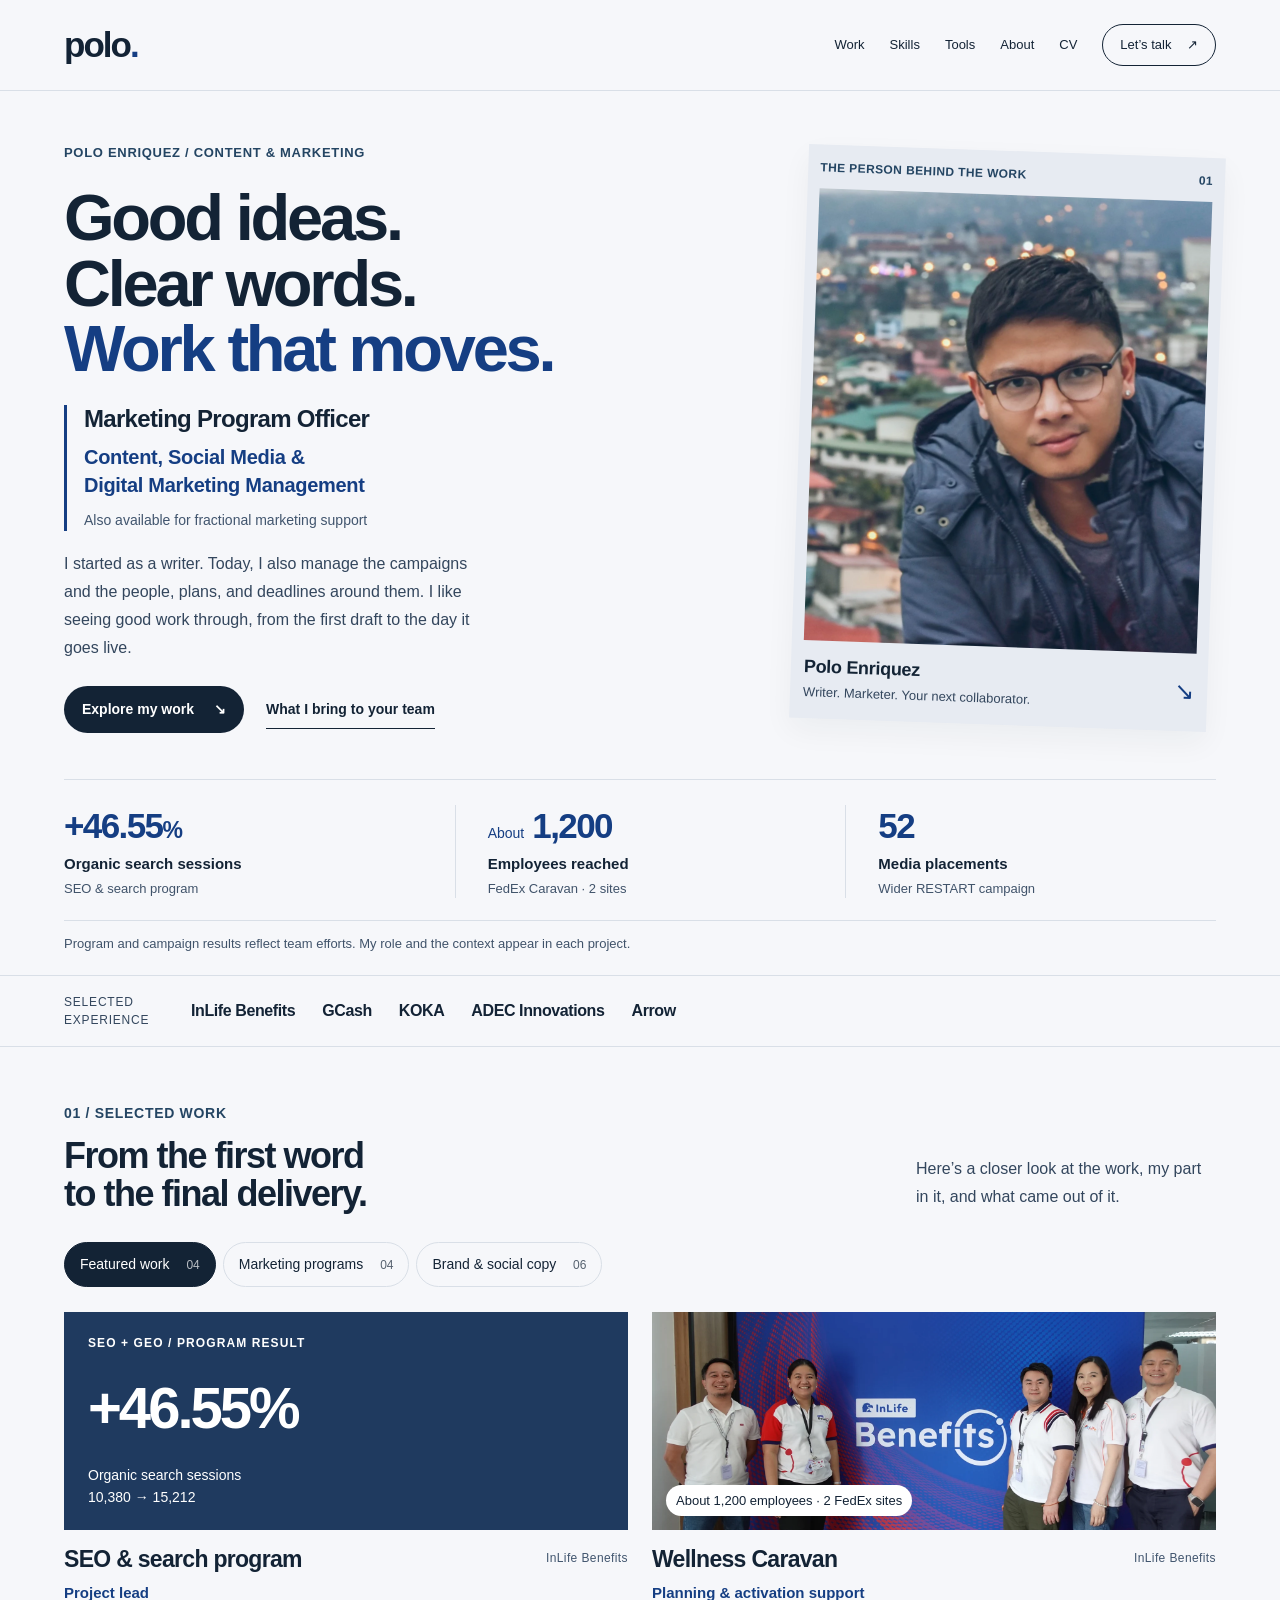
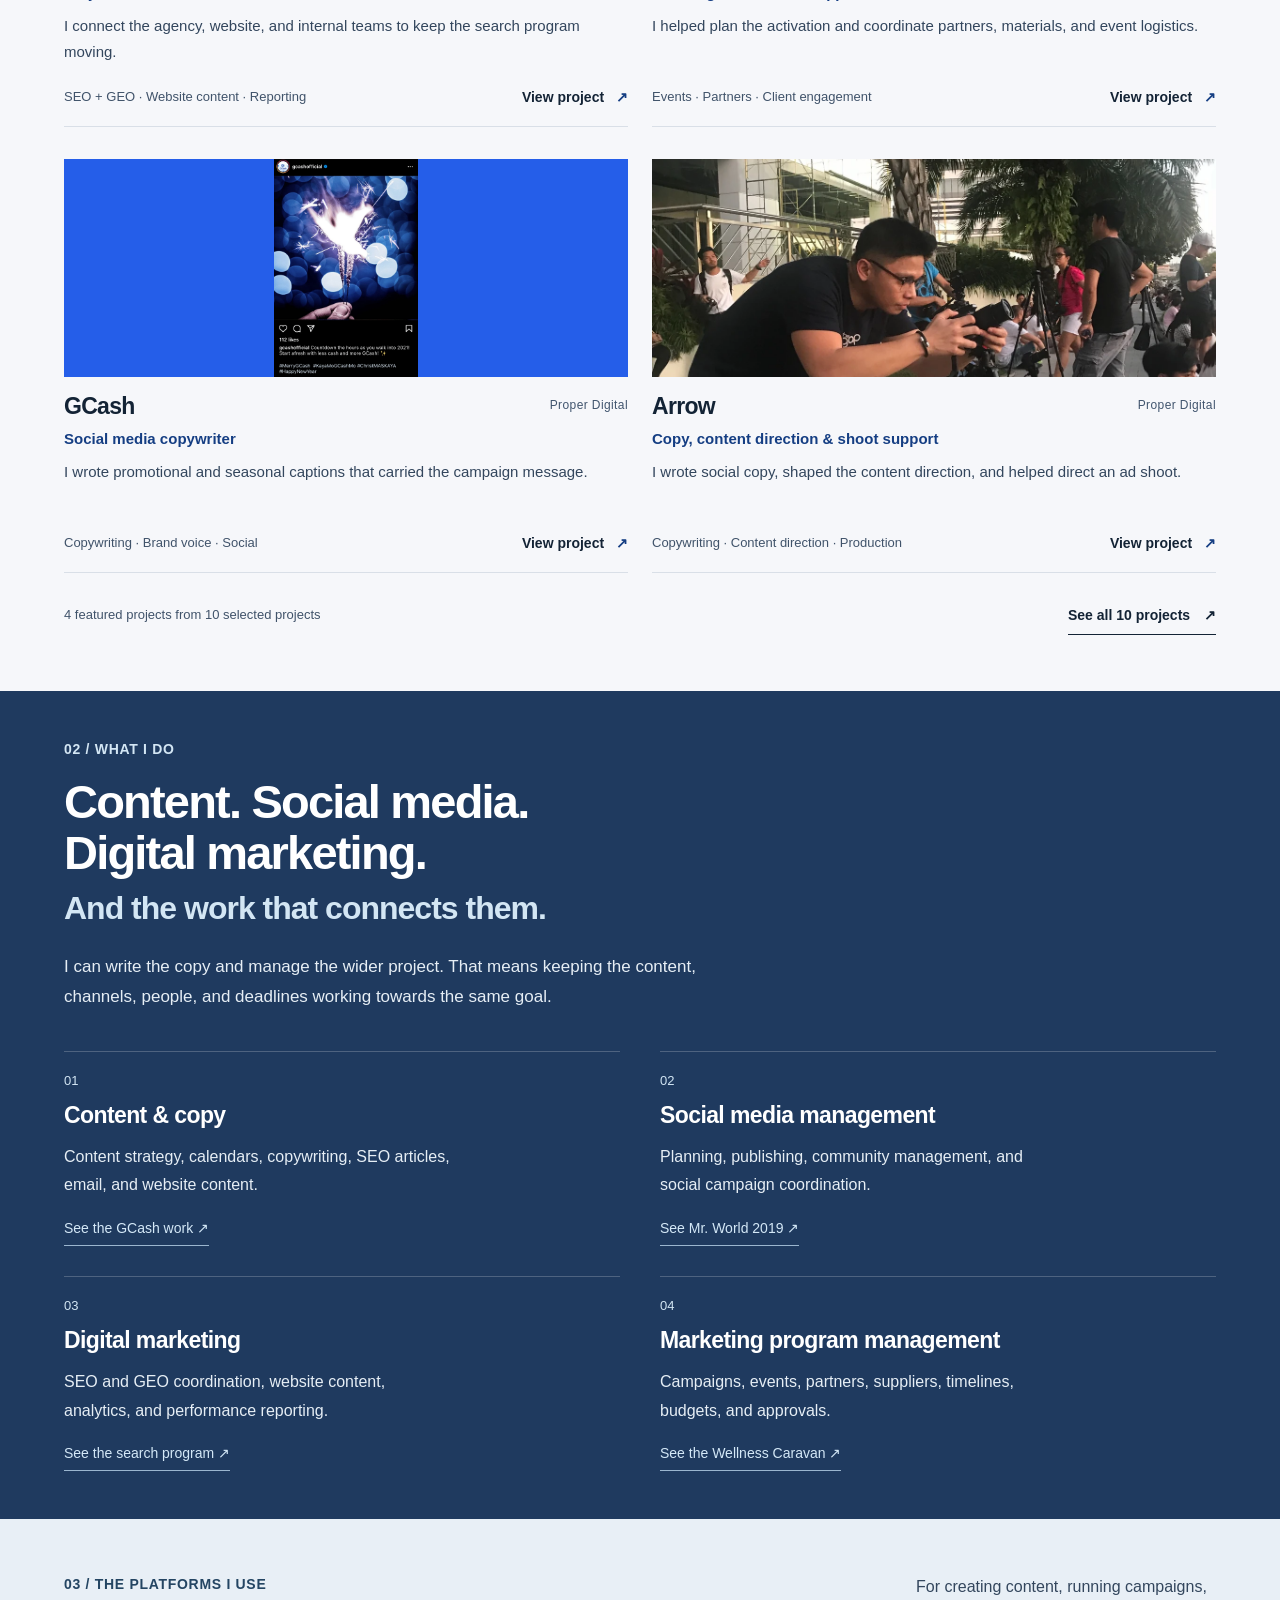
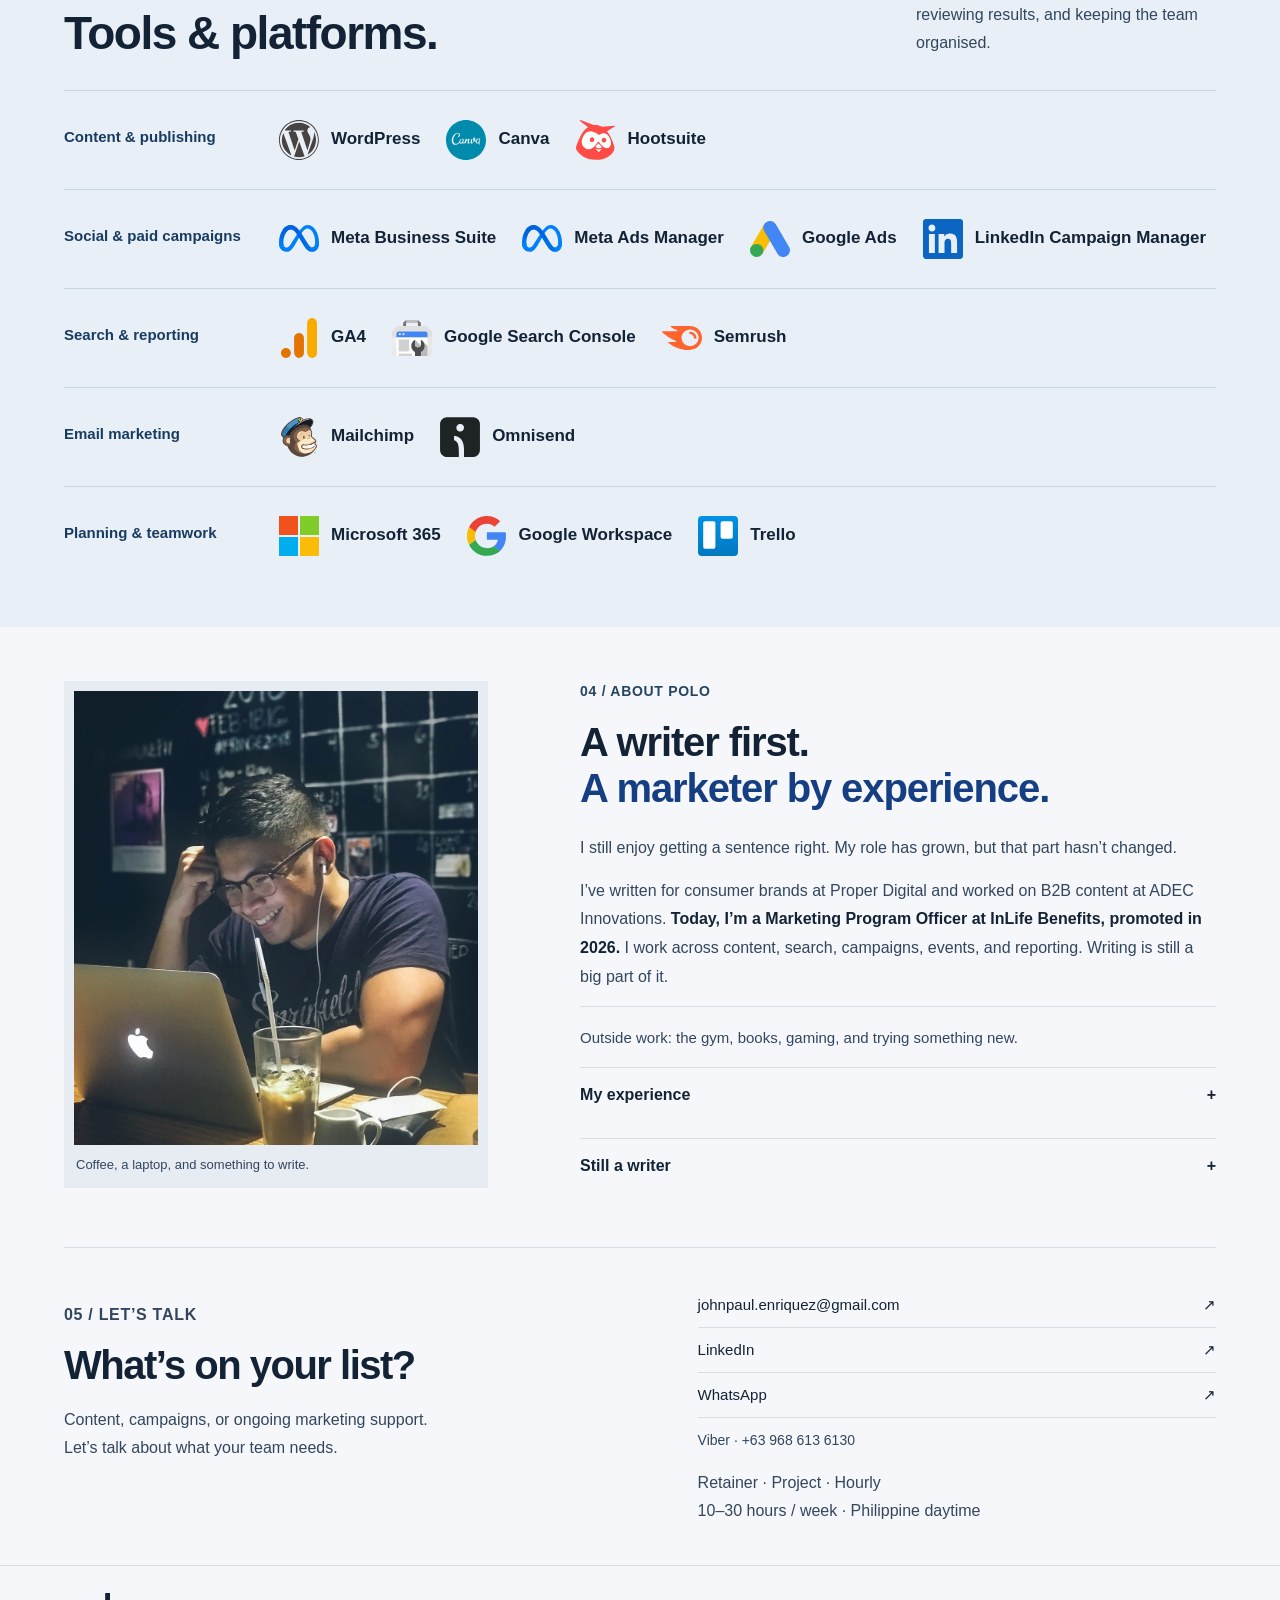
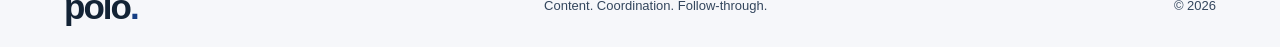
<file: index.html>
<!doctype html>
<html lang="en">
<head>
<meta charset="utf-8">
<script>
// Keep the portfolio address clean when opened from external links.
if (window.location.search) {
  window.history.replaceState(window.history.state, "", window.location.pathname + window.location.hash);
}
</script>
<meta name="viewport" content="width=device-width,initial-scale=1">
<title>Polo Enriquez | Content &amp; Marketing</title>
<meta name="description" content="Explore Polo Enriquez’s content, social media, digital marketing, and marketing programs. Selected projects, results, skills, and fractional marketing support.">
<meta name="theme-color" content="#1f3a5f">
<meta name="portfolio-version" content="2026-10-22-readable-nautilus">
<meta property="og:title" content="Polo Enriquez | Content &amp; Marketing">
<meta property="og:description" content="Content, social media, digital marketing, and the work that connects them.">
<meta property="og:type" content="website">
<meta property="og:url" content="https://putopao.github.io/">
<meta property="og:image" content="https://putopao.github.io/assets/polo-portrait.webp">
<link rel="canonical" href="https://putopao.github.io/">
<link rel="stylesheet" href="style.css?v=20261022-readable-nautilus">
<script defer src="app.js?v=20261022-readable-nautilus"></script>
</head>
<body>
<div id="polo-portfolio">
  <div class="pp-site">
    <header class="pp-header">
      <a class="pp-wordmark" href="#pp-home" aria-label="Polo home">polo<span>.</span></a>
      <nav aria-label="Preview navigation">
        <a href="#pp-work">Work</a><a href="#pp-skills">Skills</a><a href="#pp-tools">Tools</a><a class="pp-secondary-nav" href="#pp-about">About</a><a class="pp-secondary-nav" href="assets/Polo-Enriquez-CV-2026.pdf" target="_blank" rel="noopener noreferrer">CV</a>
        <button type="button" class="pp-nav-contact cursor-interaction" data-scroll="pp-contact">Let’s talk <span aria-hidden="true">↗</span></button>
      </nav>
    </header>
    <section class="pp-hero" id="pp-home">
      <div class="pp-hero-copy">
        <p class="pp-eyebrow">POLO ENRIQUEZ / CONTENT &amp; MARKETING</p>
        <h1>Good ideas.<br>Clear words.<br><span>Work that moves.</span></h1>
        <div class="pp-identity"><p class="pp-role">Marketing Program Officer</p><p class="pp-professional-scope">Content, Social Media &amp;<br>Digital Marketing Management</p><p class="pp-fractional">Also available for fractional marketing support</p></div>
        <p class="pp-intro">I started as a writer. Today, I also manage the campaigns and the people, plans, and deadlines around them. I like seeing good work through, from the first draft to the day it goes live.</p>
        <div class="pp-actions"><button type="button" class="pp-primary cursor-interaction" data-scroll="pp-work">Explore my work <span aria-hidden="true">↘</span></button><button type="button" class="pp-text-button cursor-interaction" data-scroll="pp-skills">What I bring to your team</button></div>
      </div>
      <figure class="pp-portrait">
        <div class="pp-portrait-top"><span>THE PERSON BEHIND THE WORK</span><span>01</span></div>
        <img src="assets/polo-portrait.webp" alt="Polo Enriquez in a navy jacket, with a city in the background">
        <figcaption><div><strong>Polo Enriquez</strong><span>Writer. Marketer. Your next collaborator.</span></div><span aria-hidden="true">↘</span></figcaption>
      </figure>
    </section>
    <div class="pp-impact" aria-label="Selected program results">
      <div><strong>+46.55<span>%</span></strong><span>Organic search sessions</span><small>SEO &amp; search program</small></div>
      <div><strong><span class="pp-estimate">About</span> 1,200</strong><span>Employees reached</span><small>FedEx Caravan · 2 sites</small></div>
      <div><strong>52</strong><span>Media placements</span><small>Wider RESTART campaign</small></div>
    </div>
    <p class="pp-impact-note">Program and campaign results reflect team efforts. My role and the context appear in each project.</p>
    <div class="pp-brands"><span>SELECTED EXPERIENCE</span><strong>InLife Benefits</strong><strong>GCash</strong><strong>KOKA</strong><strong>ADEC Innovations</strong><strong>Arrow</strong></div>
    <section class="pp-work" id="pp-work">
      <div class="pp-section-heading"><div><p class="pp-eyebrow">01 / SELECTED WORK</p><h2>From the first word<br>to the final delivery.</h2></div><p>Here’s a closer look at the work, my part in it, and what came out of it.</p></div>
      <div class="pp-filters" role="group" aria-label="Choose work category">
        <button type="button" data-filter="featured" aria-pressed="true" class="cursor-interaction">Featured work <span>04</span></button>
        <button type="button" data-filter="program" aria-pressed="false" class="cursor-interaction">Marketing programs <span>04</span></button>
        <button type="button" data-filter="campaign" aria-pressed="false" class="cursor-interaction">Brand &amp; social copy <span>06</span></button>
      </div>
      <div id="pp-projects" class="pp-projects" aria-live="polite"></div>
      <div class="pp-project-detail" id="pp-detail" hidden aria-live="polite"></div>
      <div class="pp-more"><span id="pp-work-count">4 featured projects from 10 selected projects</span><button type="button" id="pp-all-work" class="pp-text-button cursor-interaction">See all 10 projects <span aria-hidden="true">↗</span></button></div>
    </section>
    <section class="pp-skills" id="pp-skills">
      <div class="pp-section-heading pp-skills-heading"><div><p class="pp-eyebrow">02 / WHAT I DO</p><h2>Content. Social media.<br>Digital marketing.<br><span>And the work that connects them.</span></h2></div><p>I can write the copy and manage the wider project. That means keeping the content, channels, people, and deadlines working towards the same goal.</p></div>
      <div class="pp-skill-grid">
        <div><span class="pp-skill-number">01</span><h3>Content &amp; copy</h3><p>Content strategy, calendars, copywriting, SEO articles, email, and website content.</p><button type="button" data-project="gcash" class="pp-proof cursor-interaction">See the GCash work <span aria-hidden="true">↗</span></button></div>
        <div><span class="pp-skill-number">02</span><h3>Social media management</h3><p>Planning, publishing, community management, and social campaign coordination.</p><button type="button" data-project="mrworld" class="pp-proof cursor-interaction">See Mr. World 2019 <span aria-hidden="true">↗</span></button></div>
        <div><span class="pp-skill-number">03</span><h3>Digital marketing</h3><p>SEO and GEO coordination, website content, analytics, and performance reporting.</p><button type="button" data-project="search" class="pp-proof cursor-interaction">See the search program <span aria-hidden="true">↗</span></button></div>
        <div><span class="pp-skill-number">04</span><h3>Marketing program management</h3><p>Campaigns, events, partners, suppliers, timelines, budgets, and approvals.</p><button type="button" data-project="wellness" class="pp-proof cursor-interaction">See the Wellness Caravan <span aria-hidden="true">↗</span></button></div>
      </div>
    </section>
    <section class="pp-tools-section" id="pp-tools" aria-labelledby="pp-tools-heading">
      <div class="pp-section-heading"><div><p class="pp-eyebrow">03 / THE PLATFORMS I USE</p><h2 id="pp-tools-heading">Tools &amp; platforms.</h2></div><p>For creating content, running campaigns, reviewing results, and keeping the team organised.</p></div>
      <div class="pp-tool-rows">
        <div class="pp-tool-row"><h3>Content &amp; publishing</h3><ul><li><img class="pp-tool-logo" src="assets/tool-logos/wordpress.svg" alt="" aria-hidden="true" width="40" height="40"><span>WordPress</span></li><li><img class="pp-tool-logo" src="assets/tool-logos/canva.svg" alt="" aria-hidden="true" width="40" height="40"><span>Canva</span></li><li><img class="pp-tool-logo" src="assets/tool-logos/hootsuite.svg" alt="" aria-hidden="true" width="40" height="40"><span>Hootsuite</span></li></ul></div>
        <div class="pp-tool-row"><h3>Social &amp; paid campaigns</h3><ul><li><img class="pp-tool-logo" src="assets/tool-logos/meta-business-suite.svg" alt="" aria-hidden="true" width="40" height="40"><span>Meta Business Suite</span></li><li><img class="pp-tool-logo" src="assets/tool-logos/meta-ads-manager.svg" alt="" aria-hidden="true" width="40" height="40"><span>Meta Ads Manager</span></li><li><img class="pp-tool-logo" src="assets/tool-logos/google-ads.svg" alt="" aria-hidden="true" width="40" height="40"><span>Google Ads</span></li><li><img class="pp-tool-logo" src="assets/tool-logos/linkedin-campaign-manager.svg" alt="" aria-hidden="true" width="40" height="40"><span>LinkedIn Campaign Manager</span></li></ul></div>
        <div class="pp-tool-row"><h3>Search &amp; reporting</h3><ul><li><img class="pp-tool-logo" src="assets/tool-logos/ga4.svg" alt="" aria-hidden="true" width="40" height="40"><span>GA4</span></li><li><img class="pp-tool-logo" src="assets/tool-logos/google-search-console.svg" alt="" aria-hidden="true" width="40" height="40"><span>Google Search Console</span></li><li><img class="pp-tool-logo" src="assets/tool-logos/semrush.svg" alt="" aria-hidden="true" width="40" height="40"><span>Semrush</span></li></ul></div>
        <div class="pp-tool-row"><h3>Email marketing</h3><ul><li><img class="pp-tool-logo" src="assets/tool-logos/mailchimp.svg" alt="" aria-hidden="true" width="40" height="40"><span>Mailchimp</span></li><li><img class="pp-tool-logo" src="assets/tool-logos/omnisend.svg" alt="" aria-hidden="true" width="40" height="40"><span>Omnisend</span></li></ul></div>
        <div class="pp-tool-row"><h3>Planning &amp; teamwork</h3><ul><li><img class="pp-tool-logo" src="assets/tool-logos/microsoft-365.svg" alt="" aria-hidden="true" width="40" height="40"><span>Microsoft 365</span></li><li><img class="pp-tool-logo" src="assets/tool-logos/google-workspace.svg" alt="" aria-hidden="true" width="40" height="40"><span>Google Workspace</span></li><li><img class="pp-tool-logo" src="assets/tool-logos/trello.svg" alt="" aria-hidden="true" width="40" height="40"><span>Trello</span></li></ul></div>
      </div>
    </section>
    <section class="pp-about" id="pp-about">
      <figure><img src="assets/polo-at-work.webp" alt="Polo smiling at his laptop in a café"><figcaption>Coffee, a laptop, and something to write.</figcaption></figure>
      <div><p class="pp-eyebrow">04 / ABOUT POLO</p><h2>A writer first.<br><em>A marketer by experience.</em></h2><p>I still enjoy getting a sentence right. My role has grown, but that part hasn’t changed.</p><p>I’ve written for consumer brands at Proper Digital and worked on B2B content at ADEC Innovations. <strong>Today, I’m a Marketing Program Officer at InLife Benefits, promoted in 2026.</strong> I work across content, search, campaigns, events, and reporting. Writing is still a big part of it.</p><p class="pp-personal">Outside work: the gym, books, gaming, and trying something new.</p><details class="pp-career"><summary class="cursor-interaction">My experience <span aria-hidden="true">+</span></summary><div><p><strong>InLife Benefits · 2023–present</strong><br>Marketing Program Officer since 2026<br>Previously Senior Marketing Specialist</p><p><strong>ADEC Innovations · 2021–2023</strong><br>Senior Content Specialist</p><p><strong>Proper Digital Marketing · 2019–2020</strong><br>Digital Content Specialist</p></div></details><details class="pp-career"><summary class="cursor-interaction">Still a writer <span aria-hidden="true">+</span></summary><div class="pp-story-text"><p>I was in my second year of being a coach in a BPO when I first saw him. It was a stormy Monday afternoon, and we were sent home early because a Signal No. 4 typhoon was about to hit Metro Manila.</p><p>I hurriedly boarded a jeepney when he sat right in front of me. As the jeepney hurtled along Ayala with only the two of us as passengers, I couldn’t help but glance at him.</p><p>He was a very good-looking guy. His hair was fixed with wax, and his sporty-scented perfume was enough to leave anyone stunned. It was that intoxicatingly good. He was fit like me, and I was a bit taller than he was. I knew it was rude to stare, but I couldn’t help looking at him.</p><p>Then he noticed me looking.</p><p>At that moment, I didn’t know what to do. I felt a lump in my throat, forced an awkward smile, and mustered enough courage to ask him, “Have we met before?” because, strange as it may sound, I really felt like I had already seen him somewhere.</p><p>He looked confused. He looked at me intently, probably trying to recall if he knew me.</p><p>“I’m not sure. I don’t think so,” he replied.</p><p>“Oh,” I said as I pursed my lips. With my face red from embarrassment, I added, “I thought you looked really familiar.”</p><p>Despite the cold, howling winds, I felt the heat from my cheeks, which I was sure he noticed.</p><p>“I’m Ian, by the way.”</p><p>He extended his hand, so I shook it out of politeness.</p><p>“I’m Paolo. It’s nice to meet you.”</p><p>With my hand trembling, I had to pull it back before I embarrassed myself even more.</p><p>He beamed a smile, and that was when I noticed he had braces. That made him all the more attractive.</p><p>The rain was pouring hard, and much of Metro Manila was already flooded. As the jeepney made its way through the flooded streets of Yakal, the driver had to stop.</p><p>“Uy, pasensya na, mga boss,” he said with regret in his voice. “Masyado na mataas yung baha, baka tumirik tayo. Balik ko na lang pamasahe nyo.”</p><p>We took back our fare, got off the jeepney, and headed to the nearest shed. I reached into my bag to get my umbrella when I noticed that he didn’t have one.</p><p>“Gusto mo makisilong?” I offered.</p><p>“Thanks.” He beamed at me, flashing his braces. “I forgot mine at home. I was already running late when I left this morning.”</p><p>“Where are you from, by the way?” he asked.</p><p>It took me a while before I replied. I was hypnotized by his smile.</p><p>“Still quite far from here, so I still have to take another ride. I’d have to wait for the flood to subside, though, so I’ll hang out somewhere first. Probably a fast-food chain or something, where I can wait this storm out.”</p><p>He looked puzzled, gave me a calculating look, took out his phone, and started texting. Once he was done, he looked at me and said, “My place is just a couple of blocks from here. If you want, you can crash there first and wait for the storm to pass.”</p><p>This guy is really nice, I thought to myself as my stomach started to flutter.</p><p>“Are you sure it’s okay? I don’t want to impose.”</p><p>“You seem like a nice guy, so it’s cool. Besides, we’re already drenched. I have a change of clothes there, and we can wait for your clothes to dry.”</p><p>He probably saw that I still wasn’t convinced, so he added, “I also have food.”</p><p>I was already hungry and cold, so who was I to say no?</p><p>As we walked along flooded Chino Roces, my arm gently brushed against his, and that made me feel tingly all over. I was trying to contain myself, trying not to break into a wide grin. My head felt a bit fuzzy with the idea of actually having a crush.</p><p>I hadn’t had a crush in the longest time!</p><p>When we got to his apartment, he handed me a fresh set of clothes together with a towel and asked me to change so he could dry our clothes.</p><p>I went straight to the bathroom, hurriedly dried myself, and put on the fresh set of clothes. As I was changing, I noticed that there were two sets of toothbrushes and a lot of hair products.</p><p>I smiled.</p><p>“That’s probably why his hair still looked great despite getting wet,” I whispered to myself.</p><p>As I got out of the bathroom, I noticed that he had already finished changing. He asked me for my wet clothes, set the dryer, and then headed to the kitchen.</p><p>He took a couple of cup noodles from the cupboard and made me choose between beef and seafood.</p><p>I chose beef, which made him flash his boyish smile.</p><p>“Perfect! I like seafood,” he exclaimed, looking as adorable as a kid who was about to open his gift on Christmas.</p><p>We talked about a lot of things while filling our stomachs: where we were from, our families, things we were interested in, life goals, and so on.</p><p>He made me feel very comfortable.</p><p>I had almost forgotten this feeling.</p><p>It had been five years since my last relationship. That breakup broke me. I never thought I’d feel this again, much less with a complete stranger.</p><p>Then it hit me.</p><p>I missed this.</p><p>That longing feeling of having someone to call your own. That security of having someone to back you up. Knowing that you’re not alone. That you have a partner.</p><p>Ding dong!</p><p>The doorbell rang, taking me out of my daydream.</p><p>Ian stood up and hurriedly answered the door.</p><p>“Hi! Sorry, it took me too long. I had to walk a couple of blocks,” a new voice said.</p><p>Ian came back with a guy, who set the things he was carrying down in the corner.</p><p>Then Ian gave him a kiss on the lips.</p><p>“It’s okay, babe. I’m just glad you’re safe,” Ian said.</p><p>The guy was wearing a yellow raincoat and was dripping wet. He was also very good-looking, with a charming face and an even more upbeat demeanor.</p><p>“Most of the streets are flooded, and I had to pass by the grocery on my way here. I heard it’s gonna be the worst storm of the year,” he continued as he approached me and extended his hand.</p><p>“Hello, I’m Joshua, Ian’s partner. He texted a while ago and told me that he met you on his way home. Glad to know you’re both safe!”</p><p>He smiled, waiting for me to shake his hand.</p><p>It all started to make sense.</p><p>That was why Ian had been texting a lot.</p><p>That was why there were two toothbrushes in the bathroom.</p><p>It took me a few moments before I fully realized what had happened.</p><p>My daydream was cut short as I felt a lump in my throat. Nevertheless, I reached for Joshua’s hand and shook it.</p><p>“Hello, nice to meet you. I’m Paolo,” I said, my voice almost shaking. “Thanks for letting me crash. I don’t mean to inconvenience you guys.”</p><p>“No worries, not a problem at all! I’m sure you would do the same for another person in need,” Josh said.</p><p>It took all my strength to keep myself from laughing.</p><p>Was I really that lonely that I had to fantasize about someone who was just being nice?</p><p>I couldn’t believe it.</p><p>I could already hear my friends laughing when they heard about this.</p><p>Well, at least it was fun while it lasted.</p><p>As the storm cleared a few hours later, I bade Ian and Josh goodbye. I promised to keep in touch, which I did, and we’re all good friends until now.</p><p>In my moment of sadness, I was just glad to know that there was still a chance I could feel the way I did that night.</p><p>There was still hope for me.</p><p>I just wished that the next time I felt this way, it would be at the right moment, with the right guy.</p></div></details></div>
    </section>
    <section class="pp-contact" id="pp-contact"><div><p class="pp-eyebrow">05 / LET’S TALK</p><h2>What’s on your list?</h2><p>Content, campaigns, or ongoing marketing support.<br>Let’s talk about what your team needs.</p></div><div class="pp-contact-options"><a href="mailto:johnpaul.enriquez@gmail.com">johnpaul.enriquez@gmail.com <span aria-hidden="true">↗</span></a><a href="https://www.linkedin.com/in/john-paul-enriquez/" target="_blank" rel="noopener noreferrer">LinkedIn <span aria-hidden="true">↗</span></a><a href="https://wa.me/639686136130" target="_blank" rel="noopener noreferrer">WhatsApp <span aria-hidden="true">↗</span></a><span>Viber · +63 968 613 6130</span><p>Retainer · Project · Hourly<br>10–30 hours / week · Philippine daytime</p></div></section>
    <footer class="pp-footer"><a class="pp-wordmark" href="#pp-home">polo<span>.</span></a><span>Content. Coordination. Follow-through.</span><span>© 2026</span></footer>
  </div>
</div>

<noscript><p style="padding:32px">Selected work includes the InLife Benefits SEO program, Wellness Caravan, Expert Opinion Series, RESTART, GCash, Arrow, KOKA, Wall Street PH, Miss World Philippines, and Mr. World International. <a href="assets/Polo-Enriquez-CV-2026.pdf">Read my CV</a> for more details.</p></noscript>
</body>
</html>
</file>
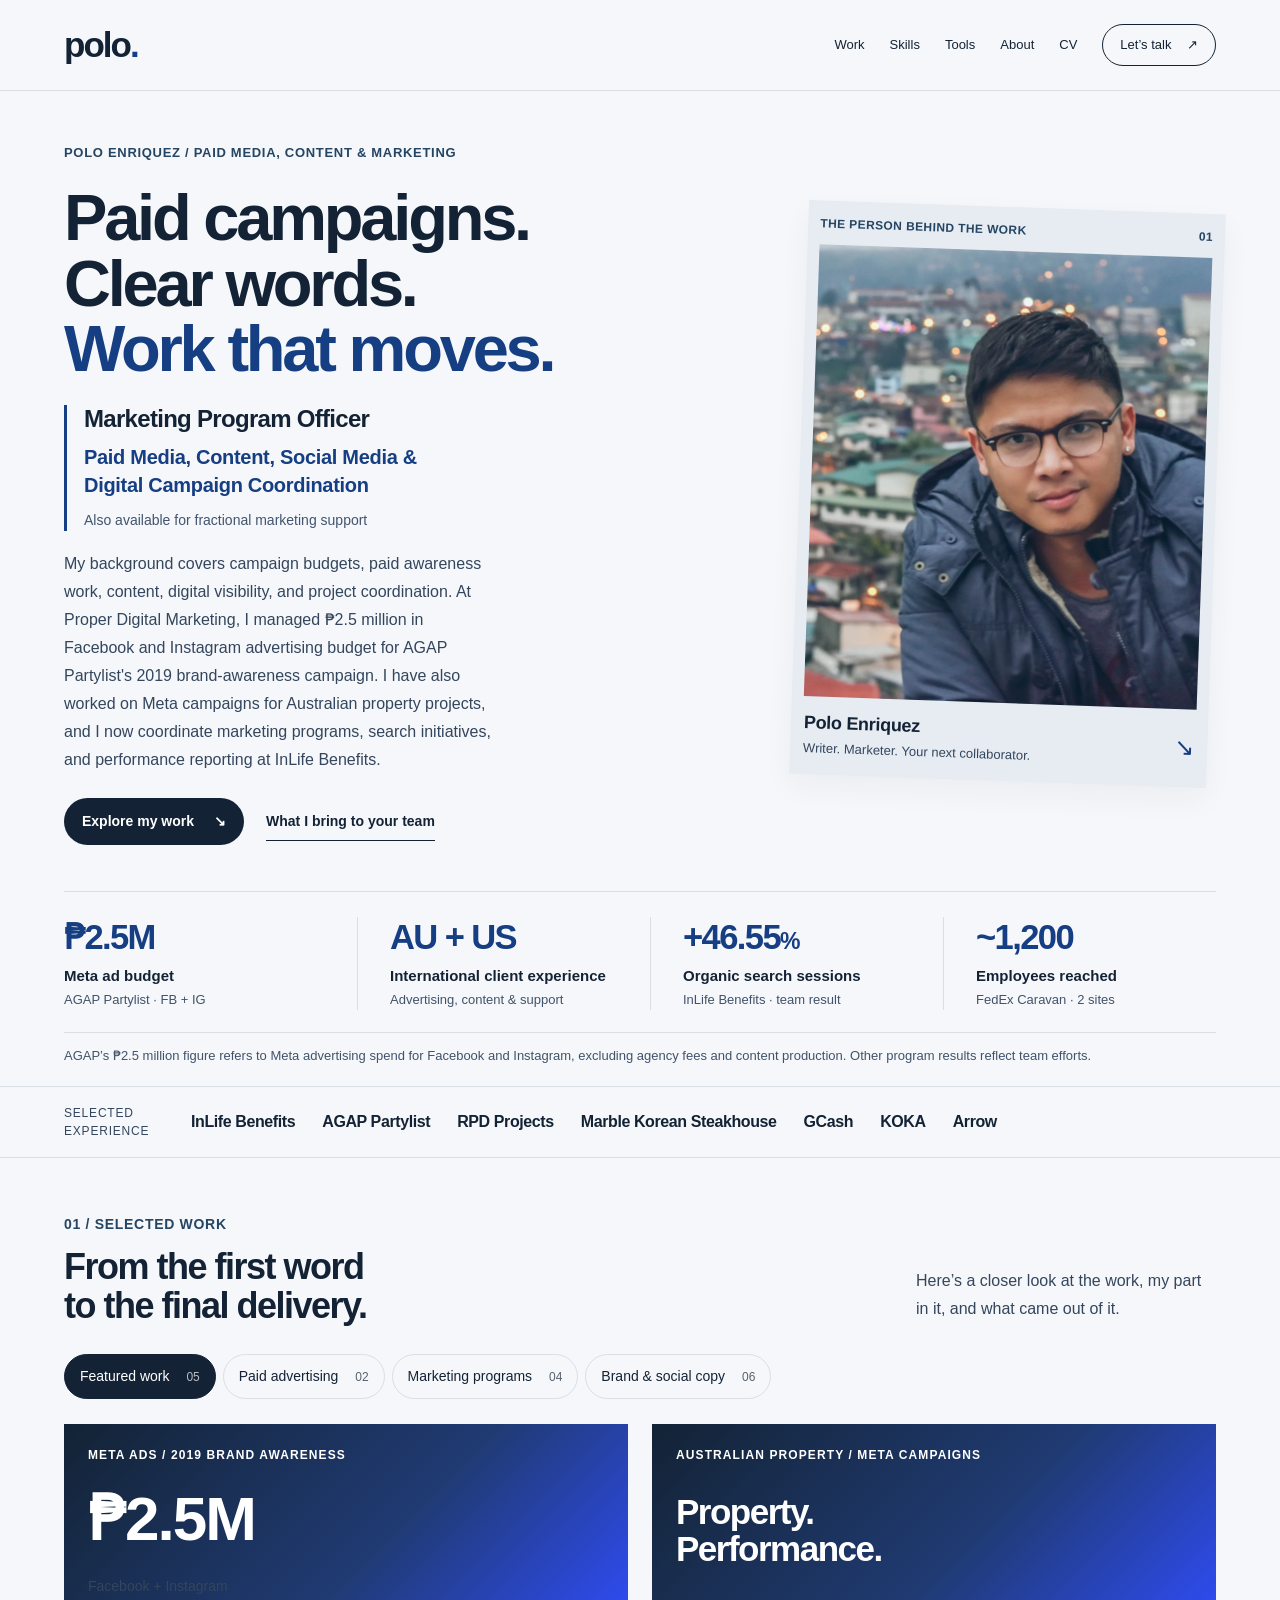
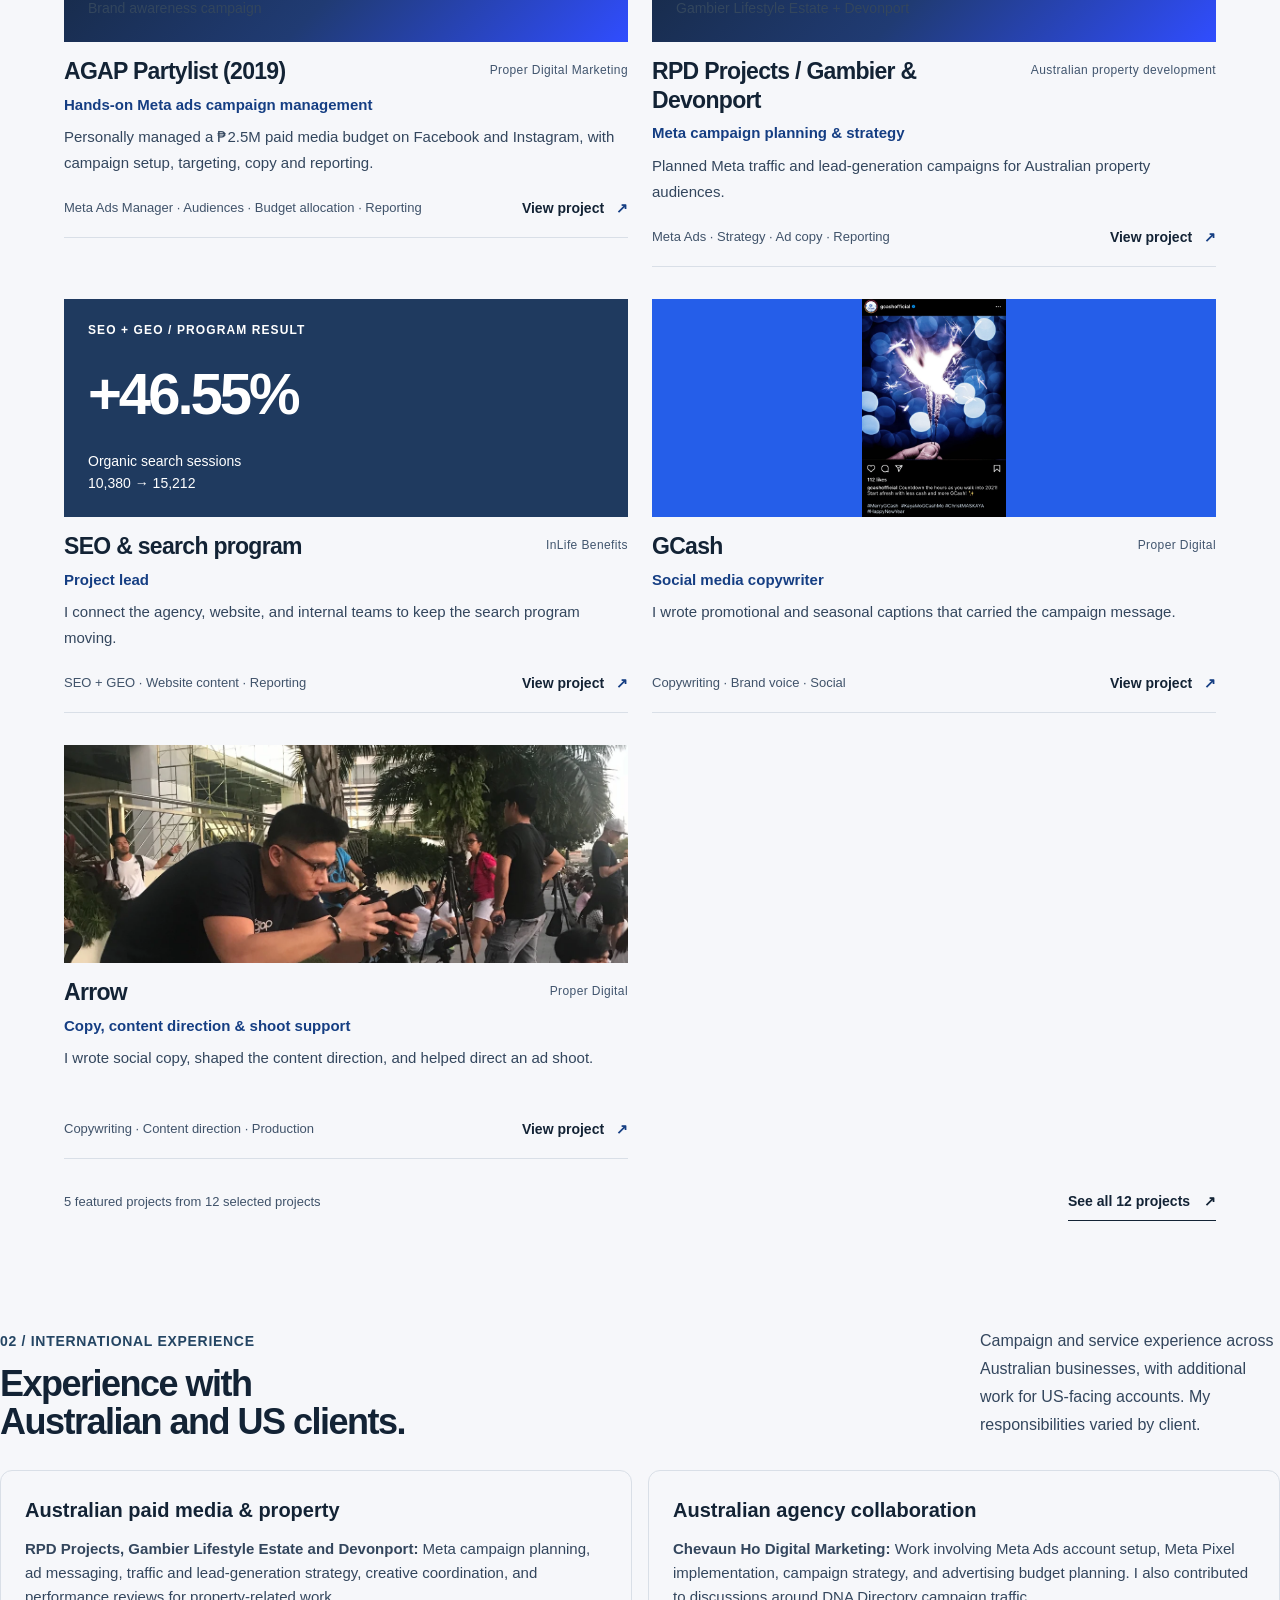
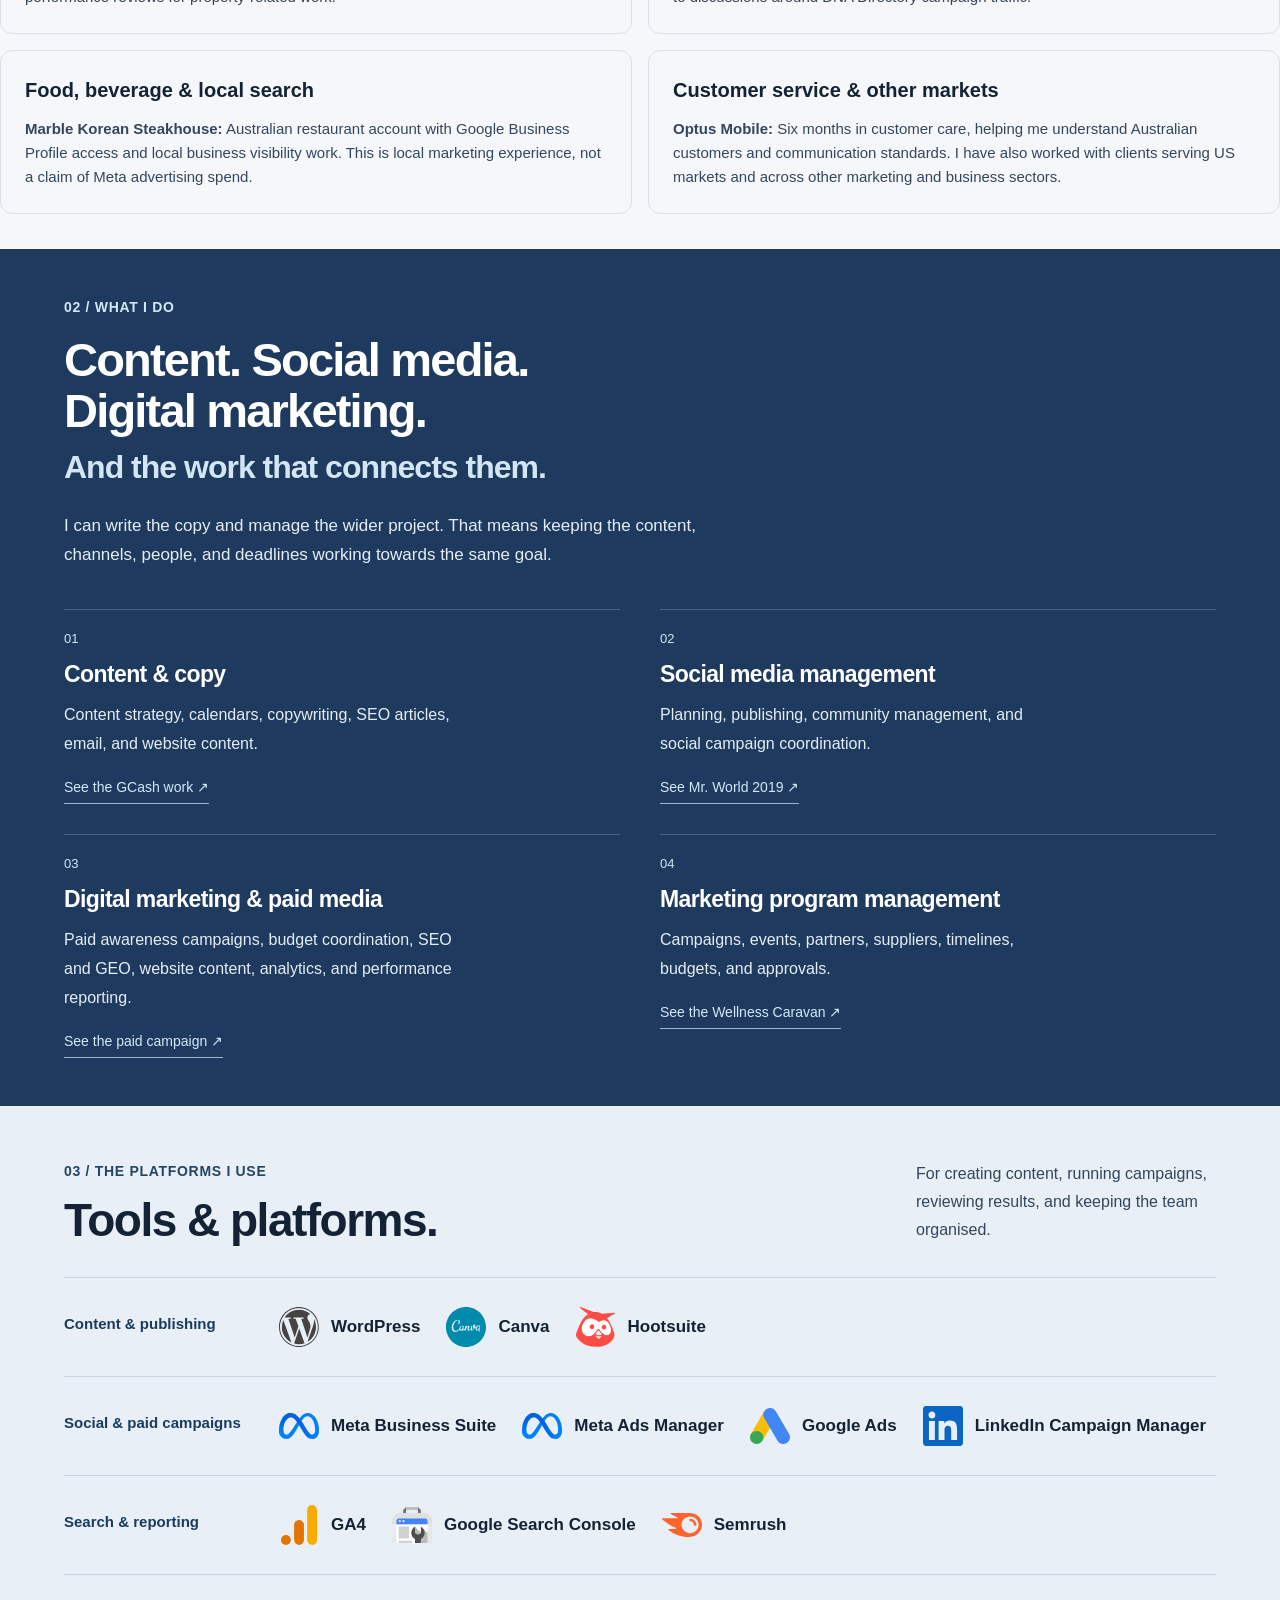
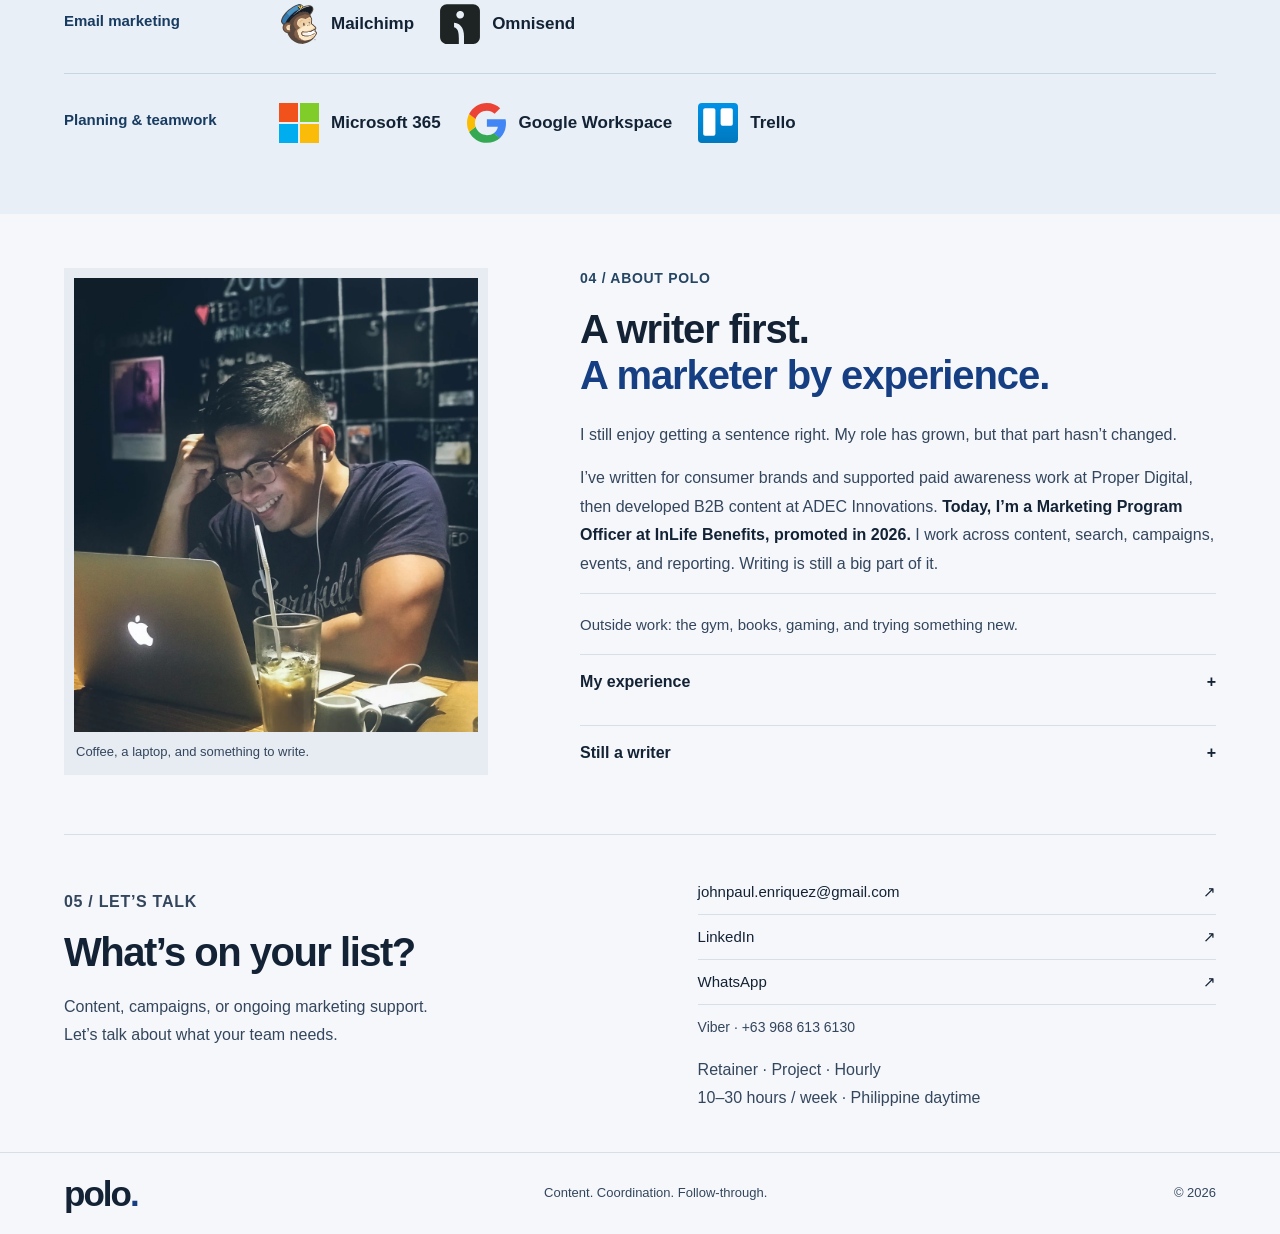
<file: paid-media/index.html>
<!doctype html>
<html lang="en">
<head>
<meta charset="utf-8">
<script>
// Keep the portfolio address clean when opened from external links.
if (window.location.search) {
  window.history.replaceState(window.history.state, "", window.location.pathname + window.location.hash);
}
</script>
<meta name="viewport" content="width=device-width,initial-scale=1">
<title>Polo Enriquez | Paid Media, Content &amp; Marketing</title>
<meta name="description" content="Polo Enriquez’s portfolio for paid media, content, social marketing and campaign coordination, featuring the AGAP Partylist brand-awareness budget case study.">
<meta name="theme-color" content="#1f3a5f">
<meta name="portfolio-version" content="2026-11-19-campaign-copy-refresh">
<meta property="og:title" content="Polo Enriquez | Paid Media &amp; Digital Marketing">
<meta property="og:description" content="Paid media, campaign budgets, content, and digital marketing case studies.">
<meta property="og:type" content="website">
<meta property="og:url" content="https://putopao.github.io/paid-media/">
<meta property="og:image" content="https://putopao.github.io/assets/polo-portrait.webp">
<link rel="canonical" href="https://putopao.github.io/paid-media/">
<link rel="stylesheet" href="/style.css?v=20261022-readable-nautilus">
<script defer src="app.js?v=20261119-campaign-copy-refresh"></script>
<style>
#polo-portfolio .pp-cover-agap{background:linear-gradient(135deg,#132335 0%,#203b73 56%,#304dff 100%);color:white;padding:22px 24px;display:flex;flex-direction:column;justify-content:space-between}
#polo-portfolio .pp-cover-agap .pp-search-stat{font-size:clamp(40px,5vw,62px);letter-spacing:-2px}
#polo-portfolio .pp-impact{grid-template-columns:repeat(4,minmax(0,1fr))}
#polo-portfolio .pp-impact strong{font-size:clamp(24px,2.7vw,35px)}
#polo-portfolio .pp-markets{padding:50px 0 35px}
#polo-portfolio .pp-market-grid{display:grid;grid-template-columns:repeat(2,minmax(0,1fr));gap:16px}
#polo-portfolio .pp-market-grid article{border:1px solid var(--pp-line,#dce1e9);padding:24px;border-radius:12px}
#polo-portfolio .pp-market-grid h3{font-size:20px;margin:0 0 12px}
#polo-portfolio .pp-market-grid p{margin:0;line-height:1.6}
@media(max-width:800px){#polo-portfolio .pp-market-grid{grid-template-columns:1fr}#polo-portfolio .pp-impact{grid-template-columns:repeat(2,minmax(0,1fr))}#polo-portfolio .pp-impact>div:nth-child(3){border-left:0;padding-left:0}#polo-portfolio .pp-impact>div:nth-child(n+3){padding-top:12px;border-top:1px solid var(--pp-line)}}
@media(max-width:440px){#polo-portfolio .pp-impact strong{font-size:25px}#polo-portfolio .pp-impact>div+div{padding-left:12px}}
</style>
</head>
<body>
<div id="polo-portfolio">
  <div class="pp-site">
    <header class="pp-header">
      <a class="pp-wordmark" href="#pp-home" aria-label="Polo home">polo<span>.</span></a>
      <nav aria-label="Preview navigation">
        <a href="#pp-work">Work</a><a href="#pp-skills">Skills</a><a href="#pp-tools">Tools</a><a class="pp-secondary-nav" href="#pp-about">About</a><a class="pp-secondary-nav" href="/assets/Polo-Enriquez-CV-2026.pdf" target="_blank" rel="noopener noreferrer">CV</a>
        <button type="button" class="pp-nav-contact cursor-interaction" data-scroll="pp-contact">Let’s talk <span aria-hidden="true">↗</span></button>
      </nav>
    </header>
    <section class="pp-hero" id="pp-home">
      <div class="pp-hero-copy">
        <p class="pp-eyebrow">POLO ENRIQUEZ / PAID MEDIA, CONTENT &amp; MARKETING</p>
        <h1>Paid campaigns.<br>Clear words.<br><span>Work that moves.</span></h1>
        <div class="pp-identity"><p class="pp-role">Marketing Program Officer</p><p class="pp-professional-scope">Paid Media, Content, Social Media &amp;<br>Digital Campaign Coordination</p><p class="pp-fractional">Also available for fractional marketing support</p></div>
        <p class="pp-intro">My background covers campaign budgets, paid awareness work, content, digital visibility, and project coordination. At Proper Digital Marketing, I managed ₱2.5 million in Facebook and Instagram advertising budget for AGAP Partylist's 2019 brand-awareness campaign. I have also worked on Meta campaigns for Australian property projects, and I now coordinate marketing programs, search initiatives, and performance reporting at InLife Benefits.</p>
        <div class="pp-actions"><button type="button" class="pp-primary cursor-interaction" data-scroll="pp-work">Explore my work <span aria-hidden="true">↘</span></button><button type="button" class="pp-text-button cursor-interaction" data-scroll="pp-skills">What I bring to your team</button></div>
      </div>
      <figure class="pp-portrait">
        <div class="pp-portrait-top"><span>THE PERSON BEHIND THE WORK</span><span>01</span></div>
        <img src="/assets/polo-portrait.webp" alt="Polo Enriquez in a navy jacket, with a city in the background">
        <figcaption><div><strong>Polo Enriquez</strong><span>Writer. Marketer. Your next collaborator.</span></div><span aria-hidden="true">↘</span></figcaption>
      </figure>
    </section>
    <div class="pp-impact" aria-label="Selected campaign scope and program results">
      <div><strong>₱2.5M</strong><span>Meta ad budget</span><small>AGAP Partylist · FB + IG</small></div>
      <div><strong>AU + US</strong><span>International client experience</span><small>Advertising, content &amp; support</small></div>
      <div><strong>+46.55<span>%</span></strong><span>Organic search sessions</span><small>InLife Benefits · team result</small></div>
      <div><strong>~1,200</strong><span>Employees reached</span><small>FedEx Caravan · 2 sites</small></div>
    </div>
    <p class="pp-impact-note">AGAP’s ₱2.5 million figure refers to Meta advertising spend for Facebook and Instagram, excluding agency fees and content production. Other program results reflect team efforts.</p>
    <div class="pp-brands"><span>SELECTED EXPERIENCE</span><strong>InLife Benefits</strong><strong>AGAP Partylist</strong><strong>RPD Projects</strong><strong>Marble Korean Steakhouse</strong><strong>GCash</strong><strong>KOKA</strong><strong>Arrow</strong></div>
    <section class="pp-work" id="pp-work">
      <div class="pp-section-heading"><div><p class="pp-eyebrow">01 / SELECTED WORK</p><h2>From the first word<br>to the final delivery.</h2></div><p>Here’s a closer look at the work, my part in it, and what came out of it.</p></div>
      <div class="pp-filters" role="group" aria-label="Choose work category">
        <button type="button" data-filter="featured" aria-pressed="true" class="cursor-interaction">Featured work <span>05</span></button>
        <button type="button" data-filter="paid" aria-pressed="false" class="cursor-interaction">Paid advertising <span>02</span></button>
        <button type="button" data-filter="program" aria-pressed="false" class="cursor-interaction">Marketing programs <span>04</span></button>
        <button type="button" data-filter="campaign" aria-pressed="false" class="cursor-interaction">Brand &amp; social copy <span>06</span></button>
      </div>
      <div id="pp-projects" class="pp-projects" aria-live="polite"></div>
      <div class="pp-project-detail" id="pp-detail" hidden aria-live="polite"></div>
      <div class="pp-more"><span id="pp-work-count">5 featured projects from 12 selected projects</span><button type="button" id="pp-all-work" class="pp-text-button cursor-interaction">See all 12 projects <span aria-hidden="true">↗</span></button></div>
    </section>
    <section class="pp-markets" id="pp-markets" aria-labelledby="pp-markets-heading">
      <div class="pp-section-heading"><div><p class="pp-eyebrow">02 / INTERNATIONAL EXPERIENCE</p><h2 id="pp-markets-heading">Experience with<br>Australian and US clients.</h2></div><p>Campaign and service experience across Australian businesses, with additional work for US-facing accounts. My responsibilities varied by client.</p></div>
      <div class="pp-market-grid">
        <article><h3>Australian paid media &amp; property</h3><p><strong>RPD Projects, Gambier Lifestyle Estate and Devonport:</strong> Meta campaign planning, ad messaging, traffic and lead-generation strategy, creative coordination, and performance reviews for property-related work.</p></article>
        <article><h3>Australian agency collaboration</h3><p><strong>Chevaun Ho Digital Marketing:</strong> Work involving Meta Ads account setup, Meta Pixel implementation, campaign strategy, and advertising budget planning. I also contributed to discussions around DNA Directory campaign traffic.</p></article>
        <article><h3>Food, beverage &amp; local search</h3><p><strong>Marble Korean Steakhouse:</strong> Australian restaurant account with Google Business Profile access and local business visibility work. This is local marketing experience, not a claim of Meta advertising spend.</p></article>
        <article><h3>Customer service &amp; other markets</h3><p><strong>Optus Mobile:</strong> Six months in customer care, helping me understand Australian customers and communication standards. I have also worked with clients serving US markets and across other marketing and business sectors.</p></article>
      </div>
    </section>
    <section class="pp-skills" id="pp-skills">
      <div class="pp-section-heading pp-skills-heading"><div><p class="pp-eyebrow">02 / WHAT I DO</p><h2>Content. Social media.<br>Digital marketing.<br><span>And the work that connects them.</span></h2></div><p>I can write the copy and manage the wider project. That means keeping the content, channels, people, and deadlines working towards the same goal.</p></div>
      <div class="pp-skill-grid">
        <div><span class="pp-skill-number">01</span><h3>Content &amp; copy</h3><p>Content strategy, calendars, copywriting, SEO articles, email, and website content.</p><button type="button" data-project="gcash" class="pp-proof cursor-interaction">See the GCash work <span aria-hidden="true">↗</span></button></div>
        <div><span class="pp-skill-number">02</span><h3>Social media management</h3><p>Planning, publishing, community management, and social campaign coordination.</p><button type="button" data-project="mrworld" class="pp-proof cursor-interaction">See Mr. World 2019 <span aria-hidden="true">↗</span></button></div>
        <div><span class="pp-skill-number">03</span><h3>Digital marketing &amp; paid media</h3><p>Paid awareness campaigns, budget coordination, SEO and GEO, website content, analytics, and performance reporting.</p><button type="button" data-project="agap" class="pp-proof cursor-interaction">See the paid campaign <span aria-hidden="true">↗</span></button></div>
        <div><span class="pp-skill-number">04</span><h3>Marketing program management</h3><p>Campaigns, events, partners, suppliers, timelines, budgets, and approvals.</p><button type="button" data-project="wellness" class="pp-proof cursor-interaction">See the Wellness Caravan <span aria-hidden="true">↗</span></button></div>
      </div>
    </section>
    <section class="pp-tools-section" id="pp-tools" aria-labelledby="pp-tools-heading">
      <div class="pp-section-heading"><div><p class="pp-eyebrow">03 / THE PLATFORMS I USE</p><h2 id="pp-tools-heading">Tools &amp; platforms.</h2></div><p>For creating content, running campaigns, reviewing results, and keeping the team organised.</p></div>
      <div class="pp-tool-rows">
        <div class="pp-tool-row"><h3>Content &amp; publishing</h3><ul><li><img class="pp-tool-logo" src="/assets/tool-logos/wordpress.svg" alt="" aria-hidden="true" width="40" height="40"><span>WordPress</span></li><li><img class="pp-tool-logo" src="/assets/tool-logos/canva.svg" alt="" aria-hidden="true" width="40" height="40"><span>Canva</span></li><li><img class="pp-tool-logo" src="/assets/tool-logos/hootsuite.svg" alt="" aria-hidden="true" width="40" height="40"><span>Hootsuite</span></li></ul></div>
        <div class="pp-tool-row"><h3>Social &amp; paid campaigns</h3><ul><li><img class="pp-tool-logo" src="/assets/tool-logos/meta-business-suite.svg" alt="" aria-hidden="true" width="40" height="40"><span>Meta Business Suite</span></li><li><img class="pp-tool-logo" src="/assets/tool-logos/meta-ads-manager.svg" alt="" aria-hidden="true" width="40" height="40"><span>Meta Ads Manager</span></li><li><img class="pp-tool-logo" src="/assets/tool-logos/google-ads.svg" alt="" aria-hidden="true" width="40" height="40"><span>Google Ads</span></li><li><img class="pp-tool-logo" src="/assets/tool-logos/linkedin-campaign-manager.svg" alt="" aria-hidden="true" width="40" height="40"><span>LinkedIn Campaign Manager</span></li></ul></div>
        <div class="pp-tool-row"><h3>Search &amp; reporting</h3><ul><li><img class="pp-tool-logo" src="/assets/tool-logos/ga4.svg" alt="" aria-hidden="true" width="40" height="40"><span>GA4</span></li><li><img class="pp-tool-logo" src="/assets/tool-logos/google-search-console.svg" alt="" aria-hidden="true" width="40" height="40"><span>Google Search Console</span></li><li><img class="pp-tool-logo" src="/assets/tool-logos/semrush.svg" alt="" aria-hidden="true" width="40" height="40"><span>Semrush</span></li></ul></div>
        <div class="pp-tool-row"><h3>Email marketing</h3><ul><li><img class="pp-tool-logo" src="/assets/tool-logos/mailchimp.svg" alt="" aria-hidden="true" width="40" height="40"><span>Mailchimp</span></li><li><img class="pp-tool-logo" src="/assets/tool-logos/omnisend.svg" alt="" aria-hidden="true" width="40" height="40"><span>Omnisend</span></li></ul></div>
        <div class="pp-tool-row"><h3>Planning &amp; teamwork</h3><ul><li><img class="pp-tool-logo" src="/assets/tool-logos/microsoft-365.svg" alt="" aria-hidden="true" width="40" height="40"><span>Microsoft 365</span></li><li><img class="pp-tool-logo" src="/assets/tool-logos/google-workspace.svg" alt="" aria-hidden="true" width="40" height="40"><span>Google Workspace</span></li><li><img class="pp-tool-logo" src="/assets/tool-logos/trello.svg" alt="" aria-hidden="true" width="40" height="40"><span>Trello</span></li></ul></div>
      </div>
    </section>
    <section class="pp-about" id="pp-about">
      <figure><img src="/assets/polo-at-work.webp" alt="Polo smiling at his laptop in a café"><figcaption>Coffee, a laptop, and something to write.</figcaption></figure>
      <div><p class="pp-eyebrow">04 / ABOUT POLO</p><h2>A writer first.<br><em>A marketer by experience.</em></h2><p>I still enjoy getting a sentence right. My role has grown, but that part hasn’t changed.</p><p>I’ve written for consumer brands and supported paid awareness work at Proper Digital, then developed B2B content at ADEC Innovations. <strong>Today, I’m a Marketing Program Officer at InLife Benefits, promoted in 2026.</strong> I work across content, search, campaigns, events, and reporting. Writing is still a big part of it.</p><p class="pp-personal">Outside work: the gym, books, gaming, and trying something new.</p><details class="pp-career"><summary class="cursor-interaction">My experience <span aria-hidden="true">+</span></summary><div><p><strong>InLife Benefits · 2023–present</strong><br>Marketing Program Officer since 2026<br>Previously Senior Marketing Specialist</p><p><strong>ADEC Innovations · 2021–2023</strong><br>Senior Content Specialist</p><p><strong>Proper Digital Marketing · 2019–2020</strong><br>Digital Content Specialist</p></div></details><details class="pp-career"><summary class="cursor-interaction">Still a writer <span aria-hidden="true">+</span></summary><div class="pp-story-text"><p>I was in my second year of being a coach in a BPO when I first saw him. It was a stormy Monday afternoon, and we were sent home early because a Signal No. 4 typhoon was about to hit Metro Manila.</p><p>I hurriedly boarded a jeepney when he sat right in front of me. As the jeepney hurtled along Ayala with only the two of us as passengers, I couldn’t help but glance at him.</p><p>He was a very good-looking guy. His hair was fixed with wax, and his sporty-scented perfume was enough to leave anyone stunned. It was that intoxicatingly good. He was fit like me, and I was a bit taller than he was. I knew it was rude to stare, but I couldn’t help looking at him.</p><p>Then he noticed me looking.</p><p>At that moment, I didn’t know what to do. I felt a lump in my throat, forced an awkward smile, and mustered enough courage to ask him, “Have we met before?” because, strange as it may sound, I really felt like I had already seen him somewhere.</p><p>He looked confused. He looked at me intently, probably trying to recall if he knew me.</p><p>“I’m not sure. I don’t think so,” he replied.</p><p>“Oh,” I said as I pursed my lips. With my face red from embarrassment, I added, “I thought you looked really familiar.”</p><p>Despite the cold, howling winds, I felt the heat from my cheeks, which I was sure he noticed.</p><p>“I’m Ian, by the way.”</p><p>He extended his hand, so I shook it out of politeness.</p><p>“I’m Paolo. It’s nice to meet you.”</p><p>With my hand trembling, I had to pull it back before I embarrassed myself even more.</p><p>He beamed a smile, and that was when I noticed he had braces. That made him all the more attractive.</p><p>The rain was pouring hard, and much of Metro Manila was already flooded. As the jeepney made its way through the flooded streets of Yakal, the driver had to stop.</p><p>“Uy, pasensya na, mga boss,” he said with regret in his voice. “Masyado na mataas yung baha, baka tumirik tayo. Balik ko na lang pamasahe nyo.”</p><p>We took back our fare, got off the jeepney, and headed to the nearest shed. I reached into my bag to get my umbrella when I noticed that he didn’t have one.</p><p>“Gusto mo makisilong?” I offered.</p><p>“Thanks.” He beamed at me, flashing his braces. “I forgot mine at home. I was already running late when I left this morning.”</p><p>“Where are you from, by the way?” he asked.</p><p>It took me a while before I replied. I was hypnotized by his smile.</p><p>“Still quite far from here, so I still have to take another ride. I’d have to wait for the flood to subside, though, so I’ll hang out somewhere first. Probably a fast-food chain or something, where I can wait this storm out.”</p><p>He looked puzzled, gave me a calculating look, took out his phone, and started texting. Once he was done, he looked at me and said, “My place is just a couple of blocks from here. If you want, you can crash there first and wait for the storm to pass.”</p><p>This guy is really nice, I thought to myself as my stomach started to flutter.</p><p>“Are you sure it’s okay? I don’t want to impose.”</p><p>“You seem like a nice guy, so it’s cool. Besides, we’re already drenched. I have a change of clothes there, and we can wait for your clothes to dry.”</p><p>He probably saw that I still wasn’t convinced, so he added, “I also have food.”</p><p>I was already hungry and cold, so who was I to say no?</p><p>As we walked along flooded Chino Roces, my arm gently brushed against his, and that made me feel tingly all over. I was trying to contain myself, trying not to break into a wide grin. My head felt a bit fuzzy with the idea of actually having a crush.</p><p>I hadn’t had a crush in the longest time!</p><p>When we got to his apartment, he handed me a fresh set of clothes together with a towel and asked me to change so he could dry our clothes.</p><p>I went straight to the bathroom, hurriedly dried myself, and put on the fresh set of clothes. As I was changing, I noticed that there were two sets of toothbrushes and a lot of hair products.</p><p>I smiled.</p><p>“That’s probably why his hair still looked great despite getting wet,” I whispered to myself.</p><p>As I got out of the bathroom, I noticed that he had already finished changing. He asked me for my wet clothes, set the dryer, and then headed to the kitchen.</p><p>He took a couple of cup noodles from the cupboard and made me choose between beef and seafood.</p><p>I chose beef, which made him flash his boyish smile.</p><p>“Perfect! I like seafood,” he exclaimed, looking as adorable as a kid who was about to open his gift on Christmas.</p><p>We talked about a lot of things while filling our stomachs: where we were from, our families, things we were interested in, life goals, and so on.</p><p>He made me feel very comfortable.</p><p>I had almost forgotten this feeling.</p><p>It had been five years since my last relationship. That breakup broke me. I never thought I’d feel this again, much less with a complete stranger.</p><p>Then it hit me.</p><p>I missed this.</p><p>That longing feeling of having someone to call your own. That security of having someone to back you up. Knowing that you’re not alone. That you have a partner.</p><p>Ding dong!</p><p>The doorbell rang, taking me out of my daydream.</p><p>Ian stood up and hurriedly answered the door.</p><p>“Hi! Sorry, it took me too long. I had to walk a couple of blocks,” a new voice said.</p><p>Ian came back with a guy, who set the things he was carrying down in the corner.</p><p>Then Ian gave him a kiss on the lips.</p><p>“It’s okay, babe. I’m just glad you’re safe,” Ian said.</p><p>The guy was wearing a yellow raincoat and was dripping wet. He was also very good-looking, with a charming face and an even more upbeat demeanor.</p><p>“Most of the streets are flooded, and I had to pass by the grocery on my way here. I heard it’s gonna be the worst storm of the year,” he continued as he approached me and extended his hand.</p><p>“Hello, I’m Joshua, Ian’s partner. He texted a while ago and told me that he met you on his way home. Glad to know you’re both safe!”</p><p>He smiled, waiting for me to shake his hand.</p><p>It all started to make sense.</p><p>That was why Ian had been texting a lot.</p><p>That was why there were two toothbrushes in the bathroom.</p><p>It took me a few moments before I fully realized what had happened.</p><p>My daydream was cut short as I felt a lump in my throat. Nevertheless, I reached for Joshua’s hand and shook it.</p><p>“Hello, nice to meet you. I’m Paolo,” I said, my voice almost shaking. “Thanks for letting me crash. I don’t mean to inconvenience you guys.”</p><p>“No worries, not a problem at all! I’m sure you would do the same for another person in need,” Josh said.</p><p>It took all my strength to keep myself from laughing.</p><p>Was I really that lonely that I had to fantasize about someone who was just being nice?</p><p>I couldn’t believe it.</p><p>I could already hear my friends laughing when they heard about this.</p><p>Well, at least it was fun while it lasted.</p><p>As the storm cleared a few hours later, I bade Ian and Josh goodbye. I promised to keep in touch, which I did, and we’re all good friends until now.</p><p>In my moment of sadness, I was just glad to know that there was still a chance I could feel the way I did that night.</p><p>There was still hope for me.</p><p>I just wished that the next time I felt this way, it would be at the right moment, with the right guy.</p></div></details></div>
    </section>
    <section class="pp-contact" id="pp-contact"><div><p class="pp-eyebrow">05 / LET’S TALK</p><h2>What’s on your list?</h2><p>Content, campaigns, or ongoing marketing support.<br>Let’s talk about what your team needs.</p></div><div class="pp-contact-options"><a href="mailto:johnpaul.enriquez@gmail.com">johnpaul.enriquez@gmail.com <span aria-hidden="true">↗</span></a><a href="https://www.linkedin.com/in/john-paul-enriquez/" target="_blank" rel="noopener noreferrer">LinkedIn <span aria-hidden="true">↗</span></a><a href="https://wa.me/639686136130" target="_blank" rel="noopener noreferrer">WhatsApp <span aria-hidden="true">↗</span></a><span>Viber · +63 968 613 6130</span><p>Retainer · Project · Hourly<br>10–30 hours / week · Philippine daytime</p></div></section>
    <footer class="pp-footer"><a class="pp-wordmark" href="#pp-home">polo<span>.</span></a><span>Content. Coordination. Follow-through.</span><span>© 2026</span></footer>
  </div>
</div>

<noscript><p style="padding:32px">Selected work includes the InLife Benefits SEO program, Wellness Caravan, Expert Opinion Series, RESTART, GCash, Arrow, KOKA, Wall Street PH, Miss World Philippines, and Mr. World International. <a href="/assets/Polo-Enriquez-CV-2026.pdf">Read my CV</a> for more details.</p></noscript>
</body>
</html>
</file>
<file: style.css>
body{margin:0;background:#f6f7fa;font-family:Arial,Helvetica,sans-serif}#polo-portfolio{max-width:1440px;margin:0 auto}#polo-portfolio button,#polo-portfolio summary{cursor:pointer}

#polo-portfolio{--pp-ink:#132335;--pp-blue:#304dff;--pp-paper:#f6f7fa;--pp-white:#fff;--pp-line:#d9dfe7;--pp-muted:#596777;font-family:Arial,Helvetica,sans-serif;color:var(--pp-ink);text-align:left;font-size:15px;line-height:1.5;color-scheme:light}
#polo-portfolio *{box-sizing:border-box}
#polo-portfolio [hidden]{display:none!important}
#polo-portfolio .pp-site{background:var(--pp-paper);overflow:clip}
#polo-portfolio .pp-preview-label{padding:12px 5%;background:#e8edff;color:#3044ab;font-size:11px;letter-spacing:1.1px;font-weight:700;display:flex;gap:16px;flex-wrap:wrap}
#polo-portfolio .pp-preview-label span{font-weight:400;letter-spacing:0}
#polo-portfolio a{color:inherit;text-decoration:none}
#polo-portfolio button{font:inherit;color:inherit}
#polo-portfolio button:focus-visible,#polo-portfolio a:focus-visible,#polo-portfolio summary:focus-visible{outline:3px solid #6c82ff;outline-offset:5px}
#polo-portfolio h1,#polo-portfolio h2,#polo-portfolio h3,#polo-portfolio p,#polo-portfolio figure{margin:0}
#polo-portfolio .pp-header{padding:24px 5%;display:flex;align-items:center;justify-content:space-between;border-bottom:1px solid var(--pp-line)}
#polo-portfolio .pp-wordmark{font-size:35px;line-height:1;font-weight:800;letter-spacing:-2px}
#polo-portfolio .pp-wordmark span{color:var(--pp-blue)}
#polo-portfolio nav{display:flex;align-items:center;gap:25px;font-size:13px}
#polo-portfolio .pp-nav-contact{padding:10px 17px;background:transparent;border:1px solid var(--pp-ink);border-radius:24px;font-size:13px}
#polo-portfolio .pp-nav-contact span{margin-left:12px}
#polo-portfolio .pp-hero{display:grid;grid-template-columns:1.35fr .86fr;gap:7%;padding:52px 5% 36px;align-items:center}
#polo-portfolio .pp-eyebrow{font-size:10px;font-weight:700;letter-spacing:1.1px;line-height:1.6}
#polo-portfolio h1{font-size:clamp(43px,6.2vw,65px);letter-spacing:-3.2px;line-height:1.01;margin:23px 0 23px;font-weight:700}
#polo-portfolio h1 span{color:var(--pp-blue)}
#polo-portfolio .pp-role{font-size:14px;line-height:1.6;font-weight:700;margin-bottom:14px}
#polo-portfolio .pp-role span{font-weight:400;color:var(--pp-muted)}
#polo-portfolio .pp-intro{font-size:14px;color:var(--pp-muted);max-width:390px;line-height:1.7}
#polo-portfolio .pp-actions{display:flex;gap:22px;align-items:center;margin-top:24px;flex-wrap:wrap}
#polo-portfolio .pp-primary{background:var(--pp-ink);color:var(--pp-white);border:0;border-radius:25px;padding:13px 18px;font-size:12px;font-weight:700;display:inline-flex;align-items:center;gap:20px}
#polo-portfolio .pp-primary:hover{background:var(--pp-blue)}
#polo-portfolio .pp-text-button{padding:8px 0;background:none;border:0;border-bottom:1px solid currentColor;font-size:12px;font-weight:700}
#polo-portfolio .pp-text-button span{margin-left:10px}
#polo-portfolio .pp-portrait{background:#e7ebf2;padding:12px;transform:rotate(2deg);box-shadow:0 12px 30px #1323350c}
#polo-portfolio .pp-portrait-top{display:flex;justify-content:space-between;font-size:9px;letter-spacing:.8px;font-weight:700;padding:2px 0 12px;gap:10px}
#polo-portfolio .pp-portrait>img{width:100%;aspect-ratio:4/4.6;object-fit:cover;object-position:76% 33%;display:block}
#polo-portfolio .pp-portrait figcaption{display:flex;align-items:center;justify-content:space-between;padding:13px 1px 3px;gap:10px}
#polo-portfolio .pp-portrait figcaption strong{display:block;font-size:16px;letter-spacing:-.3px}
#polo-portfolio .pp-portrait figcaption div>span{font-size:10px;color:var(--pp-muted);display:block;margin-top:2px}
#polo-portfolio .pp-portrait figcaption>span{font-size:24px;color:var(--pp-blue)}
#polo-portfolio .pp-impact{margin:10px 5% 0;padding:25px 0 22px;border-top:1px solid var(--pp-line);border-bottom:1px solid var(--pp-line);display:grid;grid-template-columns:repeat(3,1fr);gap:20px}
#polo-portfolio .pp-impact>div+div{border-left:1px solid var(--pp-line);padding-left:32px}
#polo-portfolio .pp-impact strong{font-size:35px;letter-spacing:-1.6px;color:var(--pp-blue);display:block;line-height:1.2}
#polo-portfolio .pp-impact strong span{font-size:23px}
#polo-portfolio .pp-impact>div>span{font-size:13px;display:block;font-weight:700;margin-top:6px}
#polo-portfolio .pp-impact small{font-size:11px;color:var(--pp-muted);display:block;margin-top:3px}
#polo-portfolio .pp-impact-note{font-size:10px;padding:12px 5% 20px;color:var(--pp-muted)}
#polo-portfolio .pp-brands{padding:17px 5%;display:flex;align-items:center;gap:27px;border-top:1px solid var(--pp-line);border-bottom:1px solid var(--pp-line);flex-wrap:wrap}
#polo-portfolio .pp-brands>span{font-size:9px;letter-spacing:.8px;color:var(--pp-muted);max-width:75px;line-height:1.5}
#polo-portfolio .pp-brands strong{font-size:14px;letter-spacing:-.4px}
#polo-portfolio .pp-work{padding:56px 5%}
#polo-portfolio .pp-section-heading{display:flex;justify-content:space-between;gap:35px;align-items:flex-end;margin-bottom:28px}
#polo-portfolio h2{font-size:36px;line-height:1.08;letter-spacing:-1.5px;font-weight:700;margin-top:13px}
#polo-portfolio .pp-section-heading>p{font-size:13px;line-height:1.6;color:var(--pp-muted);padding-bottom:3px;max-width:230px}
#polo-portfolio .pp-filters{display:flex;gap:7px;margin:26px 0 25px;flex-wrap:wrap}
#polo-portfolio .pp-filters button{padding:10px 14px;border:1px solid var(--pp-line);border-radius:24px;background:transparent;font-size:11px}
#polo-portfolio .pp-filters button[aria-pressed=true]{background:var(--pp-ink);color:var(--pp-white);border-color:var(--pp-ink)}
#polo-portfolio .pp-filters span{margin-left:13px;font-size:10px;opacity:.7}
#polo-portfolio .pp-projects{display:grid;grid-template-columns:1fr 1fr;gap:32px 24px}
#polo-portfolio .pp-cover{height:218px;position:relative;overflow:hidden;background:#e7ebf2}
#polo-portfolio .pp-cover>img{width:100%;height:100%;object-fit:cover;display:block}
#polo-portfolio .pp-cover-archive{background:#e7ebf2;display:flex;align-items:center;justify-content:center}
#polo-portfolio .pp-cover-archive>img{width:auto;max-width:100%;height:100%;object-fit:contain}
#polo-portfolio .pp-cover-gcash{background:#255ee9}
#polo-portfolio .pp-cover-koka{background:#f1dedc}
#polo-portfolio .pp-cover-search{background:var(--pp-blue);color:var(--pp-white);padding:22px 24px;display:flex;flex-direction:column;justify-content:space-between}
#polo-portfolio .pp-cover .pp-cover-label{font-size:9px;font-weight:700;letter-spacing:1.1px}
#polo-portfolio .pp-search-stat{font-size:58px;line-height:1;letter-spacing:-3px;font-weight:700}
#polo-portfolio .pp-search-sub{font-size:11px;line-height:1.7;opacity:.9}
#polo-portfolio .pp-cover-eos{background:#dce5fa;padding:24px;display:flex;flex-direction:column;justify-content:space-between}
#polo-portfolio .pp-eos-title{font-size:35px;letter-spacing:-1.5px;line-height:1.05;font-weight:700}
#polo-portfolio .pp-cover-mrworld{background:#e4e5f5;padding:24px;display:flex;flex-direction:column;justify-content:space-between}
#polo-portfolio .pp-cover-pill{position:absolute;bottom:14px;left:14px;background:var(--pp-white);padding:6px 10px;font-size:10px;border-radius:16px;color:var(--pp-ink)}
#polo-portfolio .pp-cover-arrow>img{object-position:50% 41%}
#polo-portfolio .pp-project-heading{display:flex;justify-content:space-between;align-items:flex-start;gap:15px;margin-top:15px}
#polo-portfolio .pp-project-heading h3{font-size:21px;letter-spacing:-.7px;line-height:1.2}
#polo-portfolio .pp-project-heading>span{font-size:9px;letter-spacing:.4px;color:var(--pp-muted);padding-top:4px;text-align:right;flex-shrink:0}
#polo-portfolio .pp-card-role{font-size:11px;color:var(--pp-blue);margin-top:8px;font-weight:700;line-height:1.5}
#polo-portfolio .pp-card-summary{font-size:12px;color:var(--pp-muted);line-height:1.7;margin-top:8px;min-height:41px}
#polo-portfolio .pp-card-bottom{display:flex;align-items:center;justify-content:space-between;border-bottom:1px solid var(--pp-line);padding:15px 0 12px;gap:14px}
#polo-portfolio .pp-card-skills{font-size:10px;color:var(--pp-muted);line-height:1.6}
#polo-portfolio .pp-card-open{font-size:11px;font-weight:700;border:0;background:none;padding:6px 0;white-space:nowrap}
#polo-portfolio .pp-card-open span{margin-left:8px;color:var(--pp-blue)}
#polo-portfolio .pp-card-open:hover,#polo-portfolio .pp-text-button:hover{color:var(--pp-blue)}
#polo-portfolio .pp-more{display:flex;justify-content:space-between;align-items:center;gap:20px;margin-top:24px}
#polo-portfolio .pp-more>span{font-size:10px;color:var(--pp-muted)}
#polo-portfolio .pp-project-detail{margin-top:28px;padding:26px;background:var(--pp-white);border:1px solid var(--pp-line)}
#polo-portfolio .pp-detail-head{display:flex;justify-content:space-between;gap:20px;align-items:flex-start;margin-bottom:22px}
#polo-portfolio .pp-detail-head h3{font-size:27px;line-height:1.1;letter-spacing:-.8px;margin:8px 0}
#polo-portfolio .pp-close{border:1px solid var(--pp-line);border-radius:22px;background:none;padding:8px 13px;font-size:11px;white-space:nowrap}
#polo-portfolio .pp-detail-cols{display:grid;grid-template-columns:1fr 1fr;gap:30px}
#polo-portfolio .pp-detail-copy h4{font-size:10px;text-transform:uppercase;letter-spacing:.8px;margin:17px 0 7px}
#polo-portfolio .pp-detail-copy h4:first-child{margin-top:0}
#polo-portfolio .pp-detail-copy p,#polo-portfolio .pp-detail-copy li{font-size:12px;line-height:1.8;color:var(--pp-muted)}
#polo-portfolio .pp-detail-copy ul{padding-left:18px;margin:0}
#polo-portfolio .pp-gallery{display:flex;flex-direction:column;align-items:stretch;gap:10px}
#polo-portfolio .pp-gallery>img{display:block;width:100%;max-height:410px;object-fit:contain;background:var(--pp-paper)}
#polo-portfolio .pp-gallery>p{font-size:10px;color:var(--pp-muted)}
#polo-portfolio .pp-gallery-controls{display:flex;align-items:center;justify-content:space-between;gap:15px}
#polo-portfolio .pp-gallery-controls button{border:1px solid var(--pp-line);border-radius:20px;padding:8px 12px;background:none;font-size:11px}
#polo-portfolio .pp-gallery-controls span{font-size:11px}
#polo-portfolio .pp-detail-result{padding:22px;background:#edf0ff;color:var(--pp-ink)}
#polo-portfolio .pp-detail-result strong{display:block;font-size:31px;letter-spacing:-1px;color:var(--pp-blue);margin-bottom:10px}
#polo-portfolio .pp-detail-result p{font-size:12px;line-height:1.8}
#polo-portfolio .pp-skills{padding:48px 5%;background:var(--pp-ink);color:var(--pp-white)}
#polo-portfolio .pp-skills h2{font-size:33px}
#polo-portfolio .pp-skills .pp-eyebrow{color:#aebaff}
#polo-portfolio .pp-skills .pp-section-heading>p{color:#bdc8d5}
#polo-portfolio .pp-skill-grid{display:grid;grid-template-columns:repeat(4,1fr);gap:22px;margin-top:32px}
#polo-portfolio .pp-skill-grid>div{border-top:1px solid #ffffff35;padding-top:17px}
#polo-portfolio .pp-skill-number{font-size:10px;color:#aebaff}
#polo-portfolio .pp-skill-grid h3{font-size:16px;letter-spacing:-.4px;line-height:1.3;margin-top:12px}
#polo-portfolio .pp-skill-grid p{font-size:11px;line-height:1.9;color:#bdc8d5;margin-top:12px}
#polo-portfolio .pp-proof{padding:0 0 4px;margin-top:18px;border:0;border-bottom:1px solid #8f9ac4;background:transparent;color:#c5ceff;font-size:10px;text-align:left}
#polo-portfolio .pp-tools{display:grid;grid-template-columns:160px 1fr;gap:25px;border-top:1px solid #ffffff35;padding-top:22px;margin-top:32px}
#polo-portfolio .pp-tools>span{font-size:9px;letter-spacing:.8px;color:#aebaff}
#polo-portfolio .pp-tools p{font-size:11px;line-height:1.9;color:#bdc8d5}
#polo-portfolio .pp-about{padding:54px 5%;display:grid;grid-template-columns:.8fr 1.2fr;gap:8%;align-items:start}
#polo-portfolio .pp-about>figure{padding:10px;background:#e7ebf2}
#polo-portfolio .pp-about img{display:block;width:100%;aspect-ratio:4/4.5;object-fit:cover;object-position:center 35%}
#polo-portfolio .pp-about figcaption{font-size:10px;color:var(--pp-muted);padding:10px 2px 2px;line-height:1.7}
#polo-portfolio .pp-about h2{font-size:33px;margin-bottom:23px}
#polo-portfolio .pp-about h2 em{font-family:Georgia,serif;font-weight:400;color:var(--pp-blue)}
#polo-portfolio .pp-about>div>p:not(.pp-eyebrow){font-size:13px;line-height:1.8;color:var(--pp-muted);margin-top:14px}
#polo-portfolio .pp-about .pp-personal{font-size:11px!important;padding-top:17px;border-top:1px solid var(--pp-line)}
#polo-portfolio .pp-career{margin-top:16px;border-top:1px solid var(--pp-line)}
#polo-portfolio .pp-career summary{list-style:none;padding:12px 0;font-size:12px;font-weight:700;display:flex;justify-content:space-between;gap:15px}
#polo-portfolio .pp-career summary::-webkit-details-marker{display:none}
#polo-portfolio .pp-career p{font-size:11px;line-height:1.8;color:var(--pp-muted);margin:0 0 14px}
#polo-portfolio .pp-contact{margin:0 5%;padding:35px 0 40px;border-top:1px solid var(--pp-line);display:grid;grid-template-columns:1fr 1fr;gap:10%}
#polo-portfolio .pp-contact h2{font-size:34px}
#polo-portfolio .pp-contact p{font-size:12px;line-height:1.8;color:var(--pp-muted);margin-top:18px}
#polo-portfolio .pp-contact-options>a{font-size:12px;display:flex;gap:12px;justify-content:space-between;border-bottom:1px solid var(--pp-line);padding:10px 0}
#polo-portfolio .pp-contact-options>span{font-size:11px;display:block;margin-top:11px;color:var(--pp-muted)}
#polo-portfolio .pp-footer{padding:23px 5%;border-top:1px solid var(--pp-line);display:flex;align-items:center;justify-content:space-between;gap:20px}
#polo-portfolio .pp-footer>span{font-size:10px;color:var(--pp-muted)}
@media(max-width:700px){#polo-portfolio .pp-header{padding:19px 5%}#polo-portfolio nav{gap:17px}#polo-portfolio nav>a:nth-child(3){display:none}#polo-portfolio .pp-hero{padding-top:36px;gap:6%;grid-template-columns:1.2fr .8fr}#polo-portfolio h1{font-size:44px;letter-spacing:-2px}#polo-portfolio .pp-portrait-top{font-size:8px}#polo-portfolio .pp-portrait figcaption div>span{font-size:9px}#polo-portfolio .pp-portrait figcaption strong{font-size:14px}#polo-portfolio .pp-hero .pp-eyebrow{font-size:9px}#polo-portfolio .pp-intro{font-size:12px}#polo-portfolio .pp-role{font-size:12px}#polo-portfolio .pp-impact strong{font-size:30px}#polo-portfolio .pp-impact>div+div{padding-left:22px}#polo-portfolio .pp-brands{gap:21px}#polo-portfolio .pp-brands strong{font-size:12px}#polo-portfolio h2{font-size:31px}#polo-portfolio .pp-cover{height:190px}#polo-portfolio .pp-project-heading{display:block}#polo-portfolio .pp-project-heading>span{display:block;text-align:left;margin-top:5px}#polo-portfolio .pp-skill-grid{grid-template-columns:1fr 1fr;gap:24px}#polo-portfolio .pp-about{gap:6%}#polo-portfolio .pp-about h2{font-size:28px}#polo-portfolio .pp-skills h2{font-size:29px}}
@media(max-width:480px){#polo-portfolio nav{gap:13px;font-size:12px}#polo-portfolio .pp-nav-contact{font-size:11px;padding:8px 11px}#polo-portfolio .pp-nav-contact span{margin-left:5px}#polo-portfolio .pp-wordmark{font-size:31px}#polo-portfolio .pp-preview-label span{display:none}#polo-portfolio .pp-hero{grid-template-columns:1fr;gap:30px;padding:30px 6%}#polo-portfolio h1{font-size:48px;letter-spacing:-2.4px}#polo-portfolio .pp-intro{font-size:14px}#polo-portfolio .pp-role{font-size:13px}#polo-portfolio .pp-hero .pp-eyebrow{font-size:10px}#polo-portfolio .pp-portrait{max-width:300px;width:100%;margin:5px auto 0}#polo-portfolio .pp-portrait>img{aspect-ratio:4/3.5;object-position:77% 24%}#polo-portfolio .pp-portrait-top{font-size:9px}#polo-portfolio .pp-portrait figcaption div>span{font-size:10px}#polo-portfolio .pp-impact{gap:10px;padding:20px 0}#polo-portfolio .pp-impact>div+div{padding-left:12px}#polo-portfolio .pp-impact strong{font-size:24px;letter-spacing:-1px}#polo-portfolio .pp-impact strong span{font-size:18px}#polo-portfolio .pp-impact>div>span{font-size:11px}#polo-portfolio .pp-impact small{font-size:10px}#polo-portfolio .pp-impact-note{font-size:10px}#polo-portfolio .pp-brands{gap:16px}#polo-portfolio .pp-brands>span{max-width:none;width:100%}#polo-portfolio .pp-work{padding-top:37px;padding-bottom:37px}#polo-portfolio .pp-section-heading{display:block}#polo-portfolio .pp-section-heading>p{margin-top:18px;max-width:none}#polo-portfolio .pp-section-heading>p br{display:none}#polo-portfolio h2{font-size:30px}#polo-portfolio .pp-filters{gap:6px}#polo-portfolio .pp-filters button{font-size:10px;padding:9px 11px}#polo-portfolio .pp-filters span{margin-left:7px}#polo-portfolio .pp-projects{grid-template-columns:1fr;gap:26px}#polo-portfolio .pp-cover{height:210px}#polo-portfolio .pp-project-heading{display:flex}#polo-portfolio .pp-project-heading>span{font-size:9px;text-align:right;margin:0}#polo-portfolio .pp-project-heading h3{font-size:21px}#polo-portfolio .pp-card-role{font-size:12px}#polo-portfolio .pp-card-summary{font-size:13px;min-height:0}#polo-portfolio .pp-card-skills,#polo-portfolio .pp-card-open{font-size:11px}#polo-portfolio .pp-more{display:block}#polo-portfolio .pp-more>span{display:block;margin-bottom:10px}#polo-portfolio .pp-skills{padding-top:36px;padding-bottom:36px}#polo-portfolio .pp-skill-grid{gap:24px 18px}#polo-portfolio .pp-skill-grid h3{font-size:16px}#polo-portfolio .pp-skill-grid p{font-size:12px}#polo-portfolio .pp-proof{font-size:11px}#polo-portfolio .pp-tools{grid-template-columns:1fr;gap:10px}#polo-portfolio .pp-tools p{font-size:11px}#polo-portfolio .pp-about{grid-template-columns:1fr;gap:26px;padding-top:36px;padding-bottom:36px}#polo-portfolio .pp-about>figure{max-width:290px}#polo-portfolio .pp-about>figure img{aspect-ratio:4/3.5}#polo-portfolio .pp-about h2{font-size:31px}#polo-portfolio .pp-about>div>p:not(.pp-eyebrow){font-size:14px}#polo-portfolio .pp-contact{grid-template-columns:1fr;gap:22px;padding-top:28px}#polo-portfolio .pp-contact p{font-size:13px}#polo-portfolio .pp-contact-options>a{font-size:13px}#polo-portfolio .pp-footer>span:nth-child(2){max-width:150px;font-size:10px}#polo-portfolio .pp-detail-cols{grid-template-columns:1fr;gap:22px}#polo-portfolio .pp-project-detail{padding:18px}#polo-portfolio .pp-detail-head h3{font-size:23px}#polo-portfolio .pp-detail-copy p,#polo-portfolio .pp-detail-copy li{font-size:13px}}
@media(prefers-reduced-motion:reduce){#polo-portfolio .pp-portrait{transform:none}}
/* Professional role, work areas, and tools get the same attention as the headline. */
#polo-portfolio .pp-identity{border-left:3px solid var(--pp-blue);padding:0 0 0 17px;margin:23px 0 19px}
#polo-portfolio .pp-role{font-size:24px;line-height:1.2;letter-spacing:-.7px;font-weight:700;color:var(--pp-ink);margin:0 0 9px}
#polo-portfolio .pp-professional-scope{font-size:18px;line-height:1.4;letter-spacing:-.3px;font-weight:700;color:var(--pp-blue)}
#polo-portfolio .pp-fractional{font-size:12px;line-height:1.6;color:var(--pp-muted);margin-top:10px}
#polo-portfolio .pp-intro{font-size:15px;max-width:430px;color:#435266;line-height:1.75}
#polo-portfolio .pp-impact>div{display:flex;flex-direction:column;justify-content:flex-end}
#polo-portfolio .pp-impact strong .pp-estimate{font-size:16px;letter-spacing:0;font-weight:400;white-space:nowrap}
#polo-portfolio .pp-work .pp-section-heading>p{font-size:15px;max-width:250px}
#polo-portfolio .pp-card-role{font-size:13px;line-height:1.5}
#polo-portfolio .pp-card-summary{font-size:13px;line-height:1.75;min-height:46px}
#polo-portfolio .pp-skills-heading{display:block;margin-bottom:36px}
#polo-portfolio .pp-skills-heading h2{font-size:47px;line-height:1.08;letter-spacing:-1.8px;max-width:820px;margin-top:17px}
#polo-portfolio .pp-skills-heading h2 span{display:inline-block;font-size:32px;line-height:1.2;letter-spacing:-1px;color:#b5c1ff;margin-top:10px}
#polo-portfolio .pp-skills-heading>p{font-size:16px;line-height:1.75;max-width:650px;margin-top:23px;color:#d9e1ec}
#polo-portfolio .pp-skill-grid{grid-template-columns:1fr 1fr;gap:30px 40px}
#polo-portfolio .pp-skill-number{font-size:11px}
#polo-portfolio .pp-skill-grid h3{font-size:23px;letter-spacing:-.6px;line-height:1.2;margin-top:11px;max-width:380px}
#polo-portfolio .pp-skill-grid p{font-size:14px;line-height:1.8;max-width:390px;margin-top:13px;color:#d4deea}
#polo-portfolio .pp-proof{font-size:12px;line-height:1.7;margin-top:17px;padding-bottom:5px;color:#cad3ff}
#polo-portfolio .pp-tools-section{background:#e9eeff;padding:48px 5% 42px}
#polo-portfolio .pp-tools-section .pp-eyebrow{color:#3048bb;font-size:11px}
#polo-portfolio .pp-tools-section h2{font-size:38px;line-height:1.1;letter-spacing:-1.3px}
#polo-portfolio .pp-tools-section .pp-section-heading>p{font-size:14px;line-height:1.75;max-width:280px;color:#425470}
#polo-portfolio .pp-tool-rows{margin-top:30px}
#polo-portfolio .pp-tool-row{display:grid;grid-template-columns:180px 1fr;gap:24px;border-top:1px solid #c6d0ed;padding:18px 0;align-items:start}
#polo-portfolio .pp-tool-row h3{font-size:13px;line-height:1.6;font-weight:700;color:#3048bb;padding-top:9px;letter-spacing:0}
#polo-portfolio .pp-tool-row ul{list-style:none;display:flex;gap:9px;flex-wrap:wrap;padding:0;margin:0}
#polo-portfolio .pp-tool-row li{font-size:16px;line-height:1.4;font-weight:700;letter-spacing:-.2px;color:var(--pp-ink);background:var(--pp-white);border:1px solid #d3dcf3;border-radius:3px;padding:10px 13px;max-width:100%;overflow-wrap:anywhere}
#polo-portfolio .pp-about>div>p:not(.pp-eyebrow){font-size:14px;line-height:1.85}
#polo-portfolio .pp-about>div>p strong{color:var(--pp-ink);font-weight:700}
@media(max-width:700px){
  #polo-portfolio nav{gap:17px}
  #polo-portfolio nav>a:nth-child(3){display:inline}
  #polo-portfolio nav>.pp-secondary-nav{display:none}
  #polo-portfolio .pp-role{font-size:21px}
  #polo-portfolio .pp-professional-scope{font-size:16px}
  #polo-portfolio .pp-hero{align-items:start}
  #polo-portfolio .pp-portrait{margin-top:36px}
  #polo-portfolio .pp-intro{font-size:14px}
  #polo-portfolio .pp-impact strong{font-size:29px}
  #polo-portfolio .pp-impact strong .pp-estimate{font-size:13px}
  #polo-portfolio .pp-skills-heading h2{font-size:39px;letter-spacing:-1.3px}
  #polo-portfolio .pp-skills-heading h2 span{font-size:28px;letter-spacing:-.7px}
  #polo-portfolio .pp-skills-heading>p{font-size:15px}
  #polo-portfolio .pp-skill-grid{gap:27px 24px}
  #polo-portfolio .pp-skill-grid h3{font-size:21px}
  #polo-portfolio .pp-skill-grid p{font-size:13px}
  #polo-portfolio .pp-tools-section .pp-section-heading{display:block}
  #polo-portfolio .pp-tools-section .pp-section-heading>p{max-width:490px;margin-top:17px}
  #polo-portfolio .pp-tools-section h2{font-size:34px}
  #polo-portfolio .pp-tool-row{grid-template-columns:145px 1fr;gap:18px}
  #polo-portfolio .pp-tool-row li{font-size:14px}
}
@media(max-width:480px){
  #polo-portfolio nav{gap:11px;font-size:12px;flex-wrap:wrap;justify-content:flex-end}
  #polo-portfolio .pp-header{gap:14px}
  #polo-portfolio .pp-role{font-size:24px}
  #polo-portfolio .pp-professional-scope{font-size:18px}
  #polo-portfolio .pp-fractional{font-size:12px}
  #polo-portfolio .pp-identity{padding-left:14px;margin-bottom:20px}
  #polo-portfolio .pp-intro{font-size:15px}
  #polo-portfolio .pp-portrait{margin-top:5px}
  #polo-portfolio .pp-impact strong{font-size:24px}
  #polo-portfolio .pp-impact strong .pp-estimate{font-size:11px;display:block;line-height:1.3;margin-bottom:3px}
  #polo-portfolio .pp-work .pp-section-heading>p{font-size:14px}
  #polo-portfolio .pp-skills-heading h2{font-size:35px;letter-spacing:-1.3px}
  #polo-portfolio .pp-skills-heading h2 span{font-size:25px;line-height:1.25;margin-top:13px;letter-spacing:-.6px}
  #polo-portfolio .pp-skills-heading>p{font-size:15px}
  #polo-portfolio .pp-skill-grid{grid-template-columns:1fr;gap:26px}
  #polo-portfolio .pp-skill-grid h3{font-size:23px}
  #polo-portfolio .pp-skill-grid p{font-size:14px}
  #polo-portfolio .pp-proof{font-size:12px}
  #polo-portfolio .pp-tools-section{padding:36px 5% 30px}
  #polo-portfolio .pp-tools-section h2{font-size:32px}
  #polo-portfolio .pp-tool-rows{margin-top:24px}
  #polo-portfolio .pp-tool-row{grid-template-columns:1fr;gap:11px;padding:17px 0}
  #polo-portfolio .pp-tool-row h3{font-size:13px;padding-top:0}
  #polo-portfolio .pp-tool-row li{font-size:15px;padding:10px 12px}
}
/* A deeper text blue and an ocean-blue Nautilus surface. */
#polo-portfolio{--pp-blue:#153e83;--pp-nautilus:#1f3a5f;--pp-ice:#c3dced}
#polo-portfolio .pp-preview-label{background:#e7eef6;color:#23476e}
#polo-portfolio .pp-skills{background:var(--pp-nautilus)}
#polo-portfolio .pp-cover-search{background:var(--pp-nautilus)}
#polo-portfolio .pp-skills .pp-eyebrow,#polo-portfolio .pp-skill-number{color:#bfd7ea}
#polo-portfolio .pp-skills-heading h2 span{color:var(--pp-ice)}
#polo-portfolio .pp-skills .pp-section-heading>p{color:#e0eaf3}
#polo-portfolio .pp-skill-grid p{color:#d9e5ef}
#polo-portfolio .pp-proof{color:#d0e3f1;border-color:#9bb6cf}
#polo-portfolio .pp-tools-section{background:#e8eff6}
#polo-portfolio .pp-tools-section .pp-eyebrow,#polo-portfolio .pp-tool-row h3{color:#244b75}
#polo-portfolio .pp-tools-section .pp-section-heading>p{color:#42556b}
#polo-portfolio .pp-tool-row{border-color:#c7d4e2}
#polo-portfolio .pp-tool-row li{border-color:#d2dfea}
#polo-portfolio .pp-cover-eos{background:#dce8f0}
#polo-portfolio .pp-cover-mrworld{background:#e3eaf3}
#polo-portfolio .pp-detail-result{background:#e9eff7}
/* Explicit colours keep the page readable inside light and dark display themes. */
#polo-portfolio .pp-site h1,#polo-portfolio .pp-site h2,#polo-portfolio .pp-site h3,#polo-portfolio .pp-site h4{color:var(--pp-ink);font-family:Arial,Helvetica,sans-serif;font-weight:700;opacity:1}
#polo-portfolio .pp-site h1 span{color:var(--pp-blue)}
#polo-portfolio .pp-site p{color:#33465d;opacity:1}
#polo-portfolio .pp-site .pp-eyebrow{font-size:14px;line-height:1.5;letter-spacing:.7px;font-weight:700;color:#244563;opacity:1}
#polo-portfolio .pp-hero .pp-eyebrow{font-size:13px;color:#244563}
#polo-portfolio .pp-site .pp-role{color:var(--pp-ink)}
#polo-portfolio .pp-site .pp-professional-scope{color:var(--pp-blue);font-size:20px}
#polo-portfolio .pp-site .pp-fractional{color:#41556e;font-size:14px}
#polo-portfolio .pp-site .pp-intro{font-size:16px;line-height:1.75;color:#33465d}
#polo-portfolio .pp-site .pp-impact-note{font-size:13px;line-height:1.65;color:#40536a}
#polo-portfolio .pp-site .pp-impact small{font-size:13px;line-height:1.5;color:#40536a}
#polo-portfolio .pp-site .pp-impact>div>span{font-size:15px;line-height:1.5;color:var(--pp-ink)}
#polo-portfolio .pp-site .pp-impact strong .pp-estimate{font-size:14px}
#polo-portfolio .pp-site .pp-section-heading>p{font-size:16px;line-height:1.75;color:#33465d;max-width:300px}
#polo-portfolio .pp-site .pp-project-heading h3{font-size:23px;line-height:1.25}
#polo-portfolio .pp-site .pp-project-heading>span{font-size:12px;line-height:1.5;color:#41556e}
#polo-portfolio .pp-site .pp-card-role{font-size:15px;line-height:1.5;color:var(--pp-blue)}
#polo-portfolio .pp-site .pp-card-summary{font-size:15px;line-height:1.75;color:#33465d;min-height:53px}
#polo-portfolio .pp-site .pp-card-skills{font-size:13px;line-height:1.6;color:#40536a}
#polo-portfolio .pp-site .pp-card-open{font-size:14px;line-height:1.5}
#polo-portfolio .pp-site .pp-filters button{font-size:14px;line-height:1.5;padding:11px 15px}
#polo-portfolio .pp-site .pp-filters span{font-size:12px}
#polo-portfolio .pp-site .pp-more>span{font-size:13px;line-height:1.6;color:#40536a}
#polo-portfolio .pp-site .pp-text-button{font-size:14px;line-height:1.5}
#polo-portfolio .pp-site .pp-primary{font-size:14px;line-height:1.5}
#polo-portfolio .pp-site .pp-skills h2,#polo-portfolio .pp-site .pp-skills h3{color:#fff}
#polo-portfolio .pp-site .pp-skills .pp-eyebrow{color:#d3e6f4}
#polo-portfolio .pp-site .pp-skills h2 span{color:#d3e6f4}
#polo-portfolio .pp-site .pp-skills .pp-section-heading>p{color:#e6eef5;font-size:17px;line-height:1.75;max-width:700px}
#polo-portfolio .pp-site .pp-skills .pp-skill-number{color:#d3e6f4;font-size:13px}
#polo-portfolio .pp-site .pp-skill-grid p{font-size:16px;line-height:1.8;color:#e6eef5}
#polo-portfolio .pp-site .pp-proof{font-size:14px;line-height:1.6;color:#d4e8f7}
#polo-portfolio .pp-site .pp-cover-search p{color:#fff;font-size:14px;line-height:1.6}
#polo-portfolio .pp-site .pp-cover-label{font-size:12px;line-height:1.5}
#polo-portfolio .pp-site .pp-cover-pill{font-size:13px;line-height:1.5;max-width:calc(100% - 28px)}
#polo-portfolio .pp-site .pp-search-sub{font-size:14px;line-height:1.6}
#polo-portfolio .pp-site .pp-tools-section{padding-top:54px;padding-bottom:42px}
#polo-portfolio .pp-site .pp-tools-section h2{font-size:46px;line-height:1.12;letter-spacing:-1.5px;color:#132335}
#polo-portfolio .pp-site .pp-tools-section .pp-eyebrow{color:#244563;font-size:14px}
#polo-portfolio .pp-site .pp-tool-row{grid-template-columns:185px 1fr;gap:30px;padding:24px 0}
#polo-portfolio .pp-site .pp-tool-row h3{font-size:15px;line-height:1.55;letter-spacing:0;color:#183b61;padding-top:10px}
#polo-portfolio .pp-site .pp-tool-row ul{gap:20px 26px;align-items:center}
#polo-portfolio .pp-site .pp-tool-row li{display:flex;align-items:center;gap:12px;max-width:100%;background:none;border:0;border-radius:0;padding:5px 0;font-size:17px;line-height:1.45;font-weight:600;letter-spacing:0;color:#132335}
#polo-portfolio .pp-site .pp-tool-row li>span{min-width:0;overflow-wrap:anywhere}
#polo-portfolio .pp-tool-logo{width:40px;height:40px;object-fit:contain;display:block;flex:0 0 40px}
#polo-portfolio .pp-site .pp-about h2{font-size:40px;line-height:1.15;font-family:Arial,Helvetica,sans-serif;font-weight:700;letter-spacing:-1.1px;color:#132335}
#polo-portfolio .pp-site .pp-about h2 em{font-family:Arial,Helvetica,sans-serif;font-weight:700;font-style:normal;letter-spacing:-1.1px;color:var(--pp-blue)}
#polo-portfolio .pp-site .pp-about .pp-eyebrow{font-size:14px;line-height:1.5;color:#244563;margin-bottom:17px}
#polo-portfolio .pp-site .pp-about>div>p:not(.pp-eyebrow){font-size:16px;line-height:1.8;color:#33465d}
#polo-portfolio .pp-site .pp-about .pp-personal{font-size:15px!important;line-height:1.75}
#polo-portfolio .pp-site .pp-about figcaption{font-size:13px;line-height:1.6;color:#33465d}
#polo-portfolio .pp-site .pp-career summary{font-size:16px;line-height:1.5;color:#132335;padding:15px 0}
#polo-portfolio .pp-site .pp-career p{font-size:15px;line-height:1.75;color:#33465d}
#polo-portfolio .pp-site .pp-contact h2{font-size:40px;line-height:1.15;color:#132335}
#polo-portfolio .pp-site .pp-contact p{font-size:16px;line-height:1.75;color:#33465d}
#polo-portfolio .pp-site .pp-contact-options>a{font-size:15px;line-height:1.6;color:#132335;overflow-wrap:anywhere}
#polo-portfolio .pp-site .pp-contact-options>span{font-size:14px;line-height:1.6;color:#33465d}
#polo-portfolio .pp-site .pp-detail-head h3{font-size:30px;line-height:1.2;color:#132335}
#polo-portfolio .pp-site .pp-detail-copy h4{font-size:14px;line-height:1.5;color:#244563}
#polo-portfolio .pp-site .pp-detail-copy p,#polo-portfolio .pp-site .pp-detail-copy li{font-size:16px;line-height:1.75;color:#33465d}
#polo-portfolio .pp-site .pp-gallery>p{font-size:14px;line-height:1.6;color:#33465d}
#polo-portfolio .pp-site .pp-detail-result p{font-size:16px;line-height:1.75;color:#33465d}
#polo-portfolio .pp-site .pp-gallery-controls button,#polo-portfolio .pp-site .pp-gallery-controls span,#polo-portfolio .pp-site .pp-close{font-size:14px;line-height:1.5}
#polo-portfolio .pp-site .pp-footer>span{font-size:13px;line-height:1.6;color:#33465d}
@media(max-width:700px){
  #polo-portfolio .pp-site .pp-tools-section h2{font-size:40px}
  #polo-portfolio .pp-site .pp-tool-row{grid-template-columns:1fr;gap:17px}
  #polo-portfolio .pp-site .pp-tool-row h3{padding-top:0;font-size:16px}
  #polo-portfolio .pp-site .pp-tool-row ul{gap:18px 25px}
  #polo-portfolio .pp-site .pp-project-heading{display:block}
  #polo-portfolio .pp-site .pp-project-heading>span{display:block;text-align:left;margin-top:6px}
  #polo-portfolio .pp-site .pp-card-bottom{flex-wrap:wrap;gap:8px}
  #polo-portfolio .pp-site .pp-about{grid-template-columns:1fr;gap:30px}
  #polo-portfolio .pp-site .pp-about>figure{max-width:350px}
  #polo-portfolio .pp-site .pp-about h2{font-size:39px}
  #polo-portfolio .pp-site .pp-impact strong{font-size:29px}
}
@media(max-width:480px){
  #polo-portfolio .pp-site .pp-tools-section h2{font-size:35px;letter-spacing:-.9px}
  #polo-portfolio .pp-site .pp-about h2{font-size:35px;letter-spacing:-.9px}
  #polo-portfolio .pp-site .pp-about h2 em{letter-spacing:-.9px}
  #polo-portfolio .pp-site .pp-tool-row ul{display:grid;grid-template-columns:1fr;gap:17px}
  #polo-portfolio .pp-site .pp-tool-row li{font-size:17px}
  #polo-portfolio .pp-site .pp-impact{grid-template-columns:1fr;gap:20px;padding:24px 0}
  #polo-portfolio .pp-site .pp-impact>div{padding:0;border-left:0}
  #polo-portfolio .pp-site .pp-impact strong{font-size:36px}
  #polo-portfolio .pp-site .pp-impact strong .pp-estimate{display:inline;font-size:16px}
  #polo-portfolio .pp-site .pp-more{display:block}
  #polo-portfolio .pp-site .pp-more>span{margin-bottom:10px;display:block}
  #polo-portfolio .pp-site .pp-hero .pp-eyebrow{font-size:13px}
  #polo-portfolio .pp-site .pp-contact h2{font-size:35px}
}
#polo-portfolio .pp-site .pp-brands>span{font-size:12px;line-height:1.5;color:#33465d;max-width:100px}
#polo-portfolio .pp-site .pp-brands strong{font-size:16px;color:#132335}
#polo-portfolio .pp-site .pp-portrait-top{font-size:12px;line-height:1.5;letter-spacing:.4px;color:#244563;align-items:flex-start}
#polo-portfolio .pp-site .pp-portrait figcaption strong{font-size:18px;color:#132335}
#polo-portfolio .pp-site .pp-portrait figcaption div>span{font-size:13px;line-height:1.6;color:#33465d}

#polo-portfolio .pp-site .pp-story-text p{font-size:16px;line-height:1.85;margin:0 0 20px}#polo-portfolio .pp-site .pp-detail-copy a{display:inline-block;margin-top:12px;color:var(--pp-blue)}
</file>
